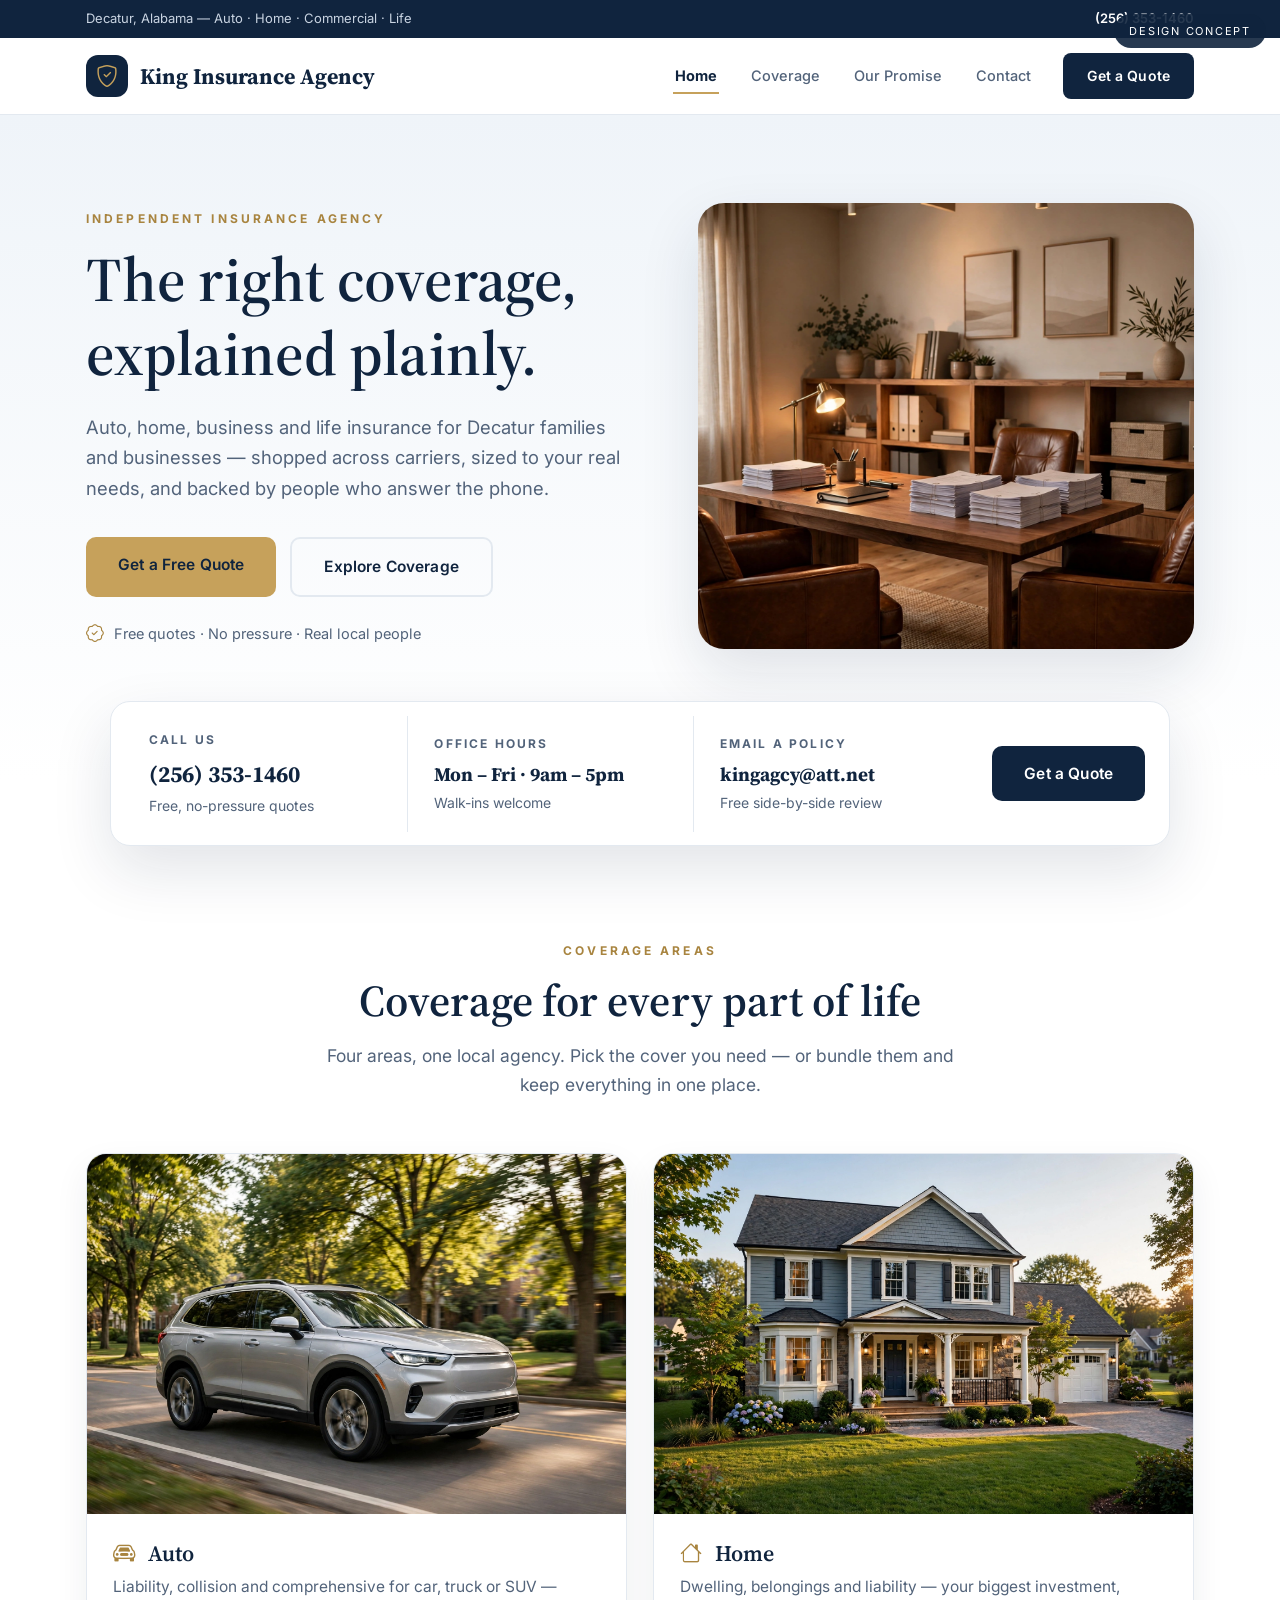
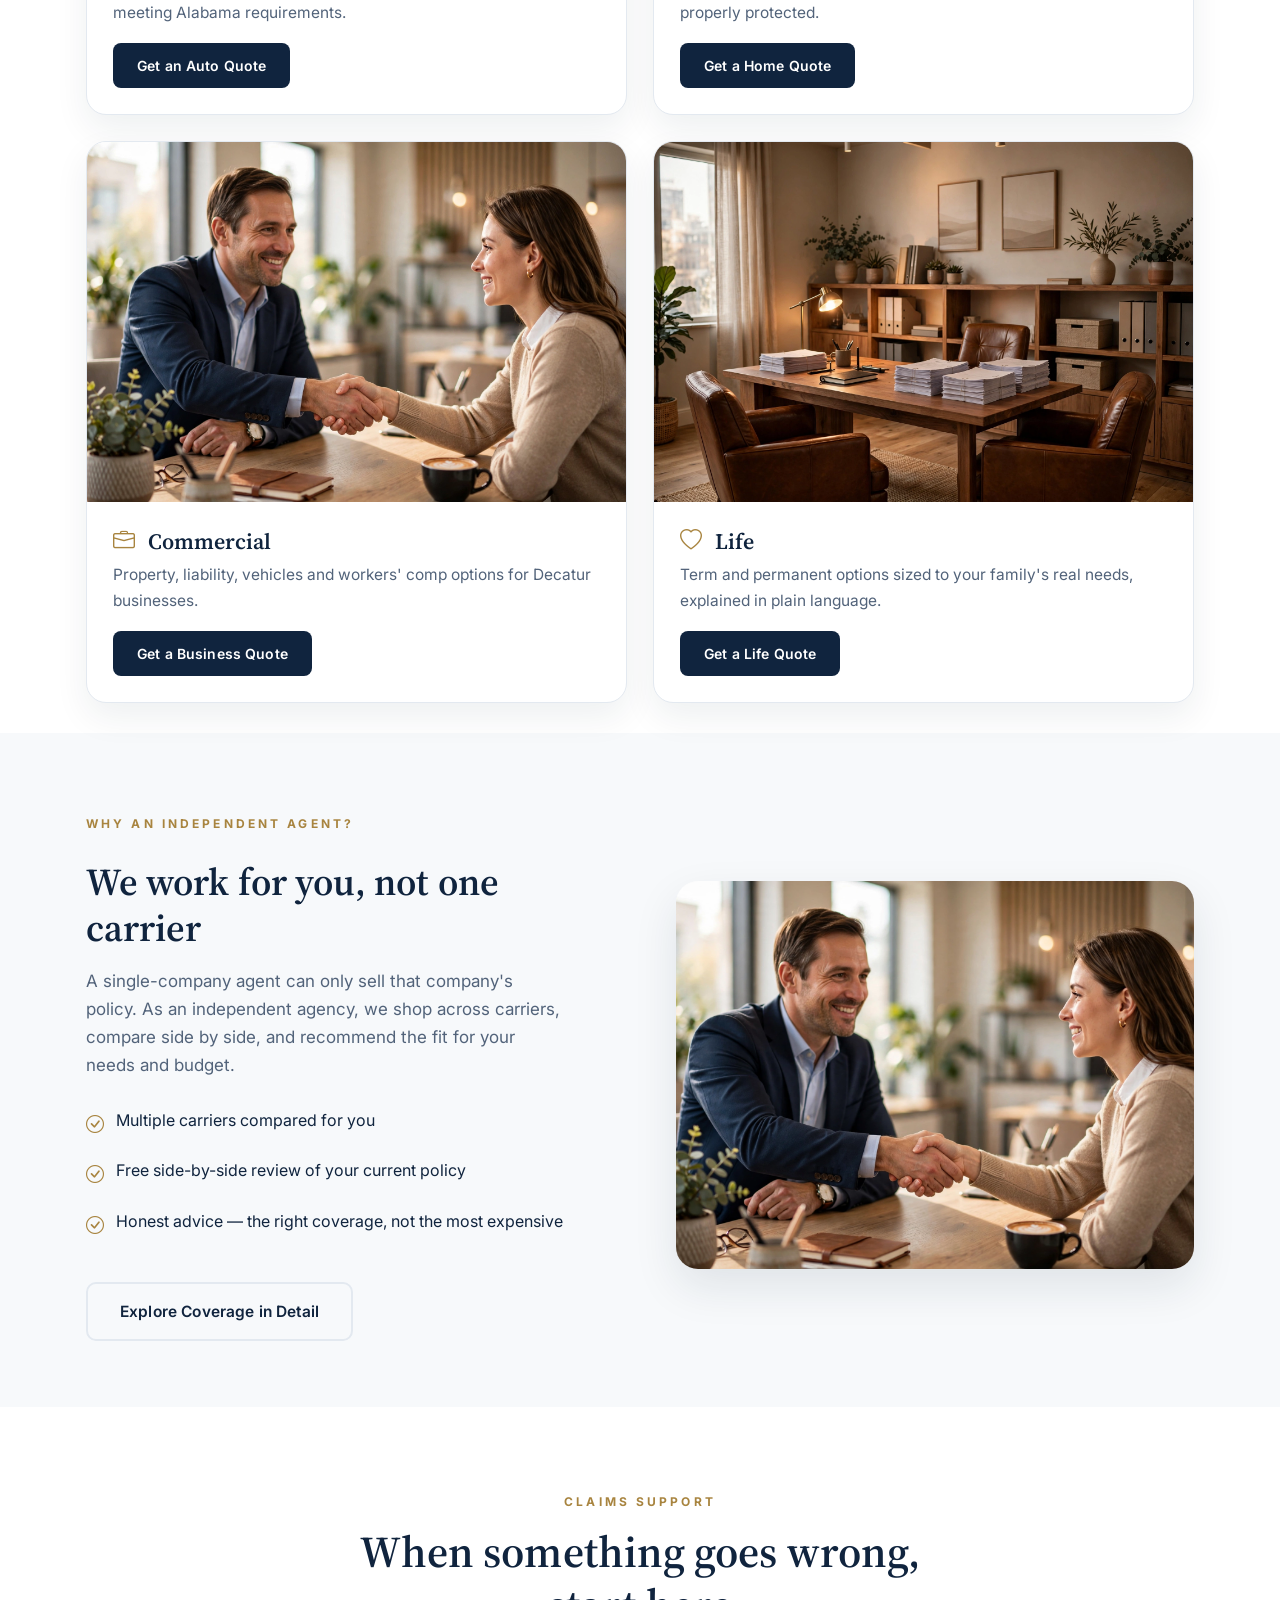
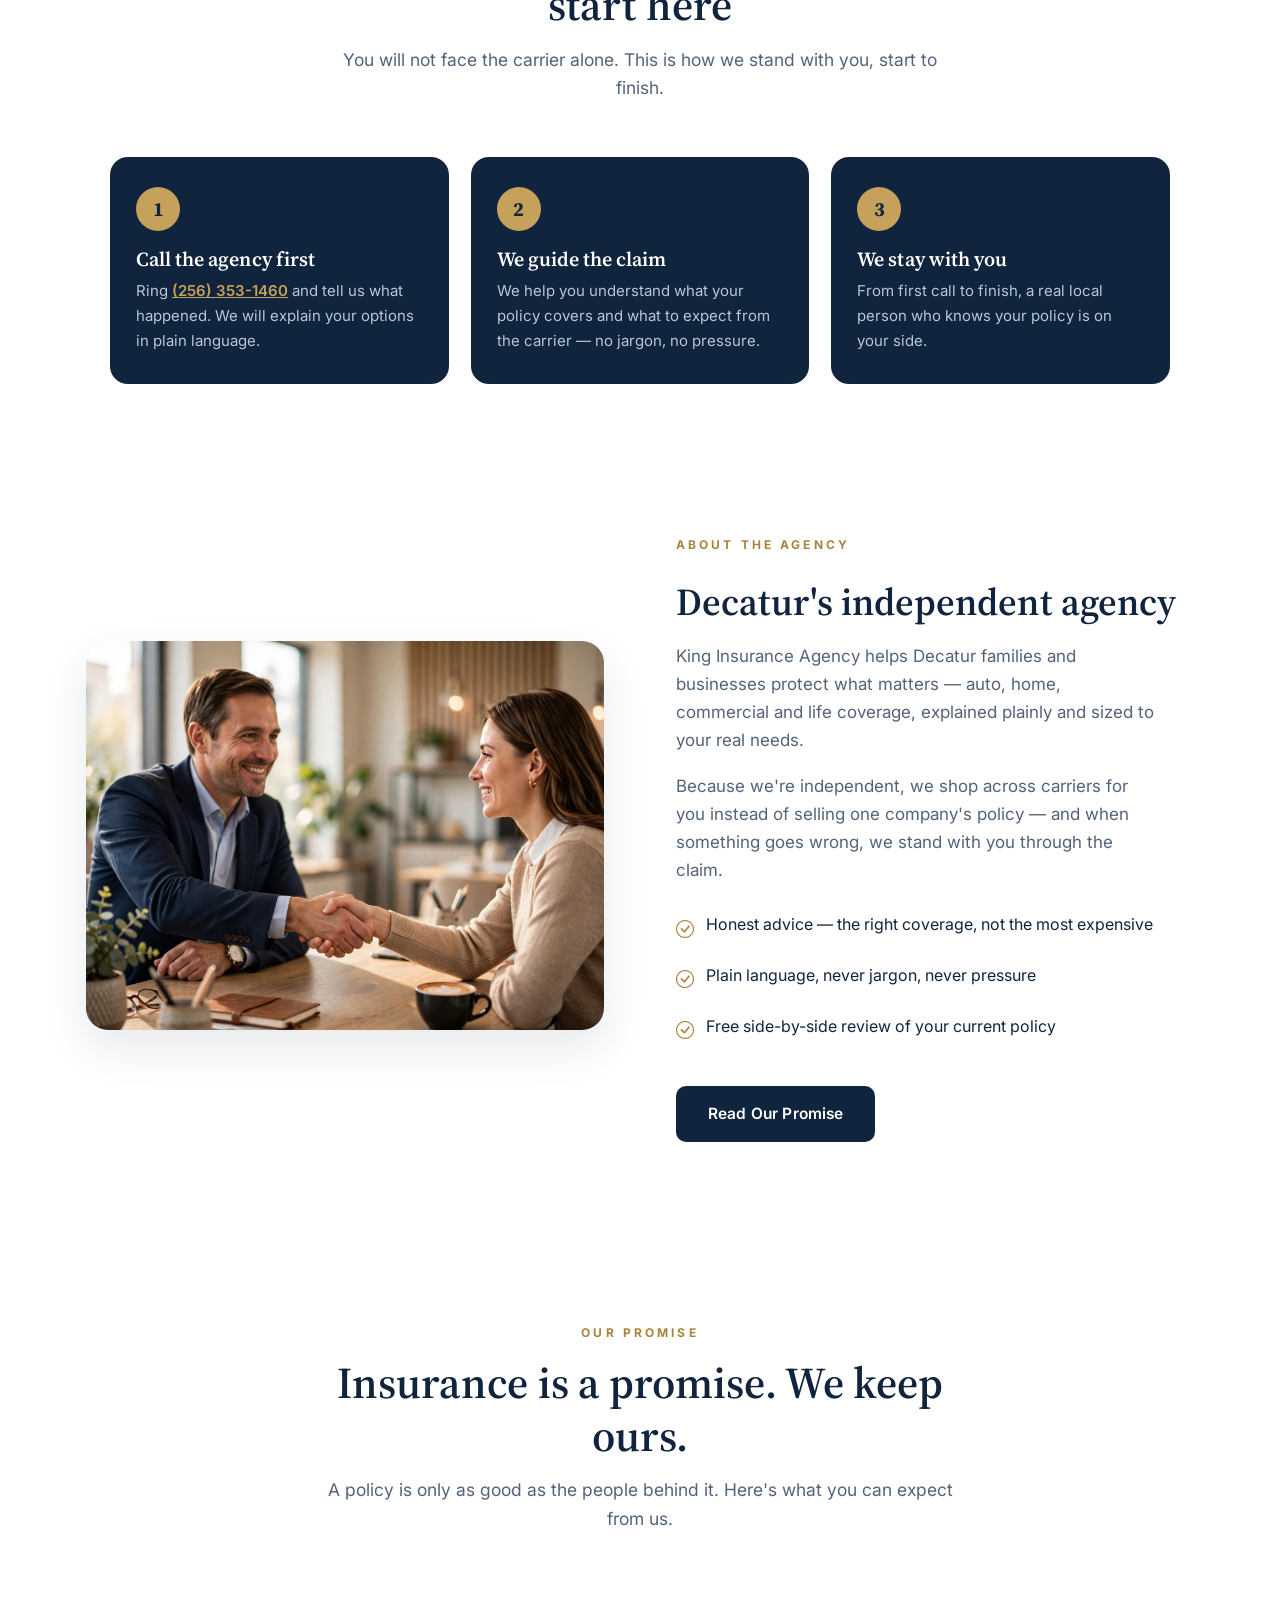
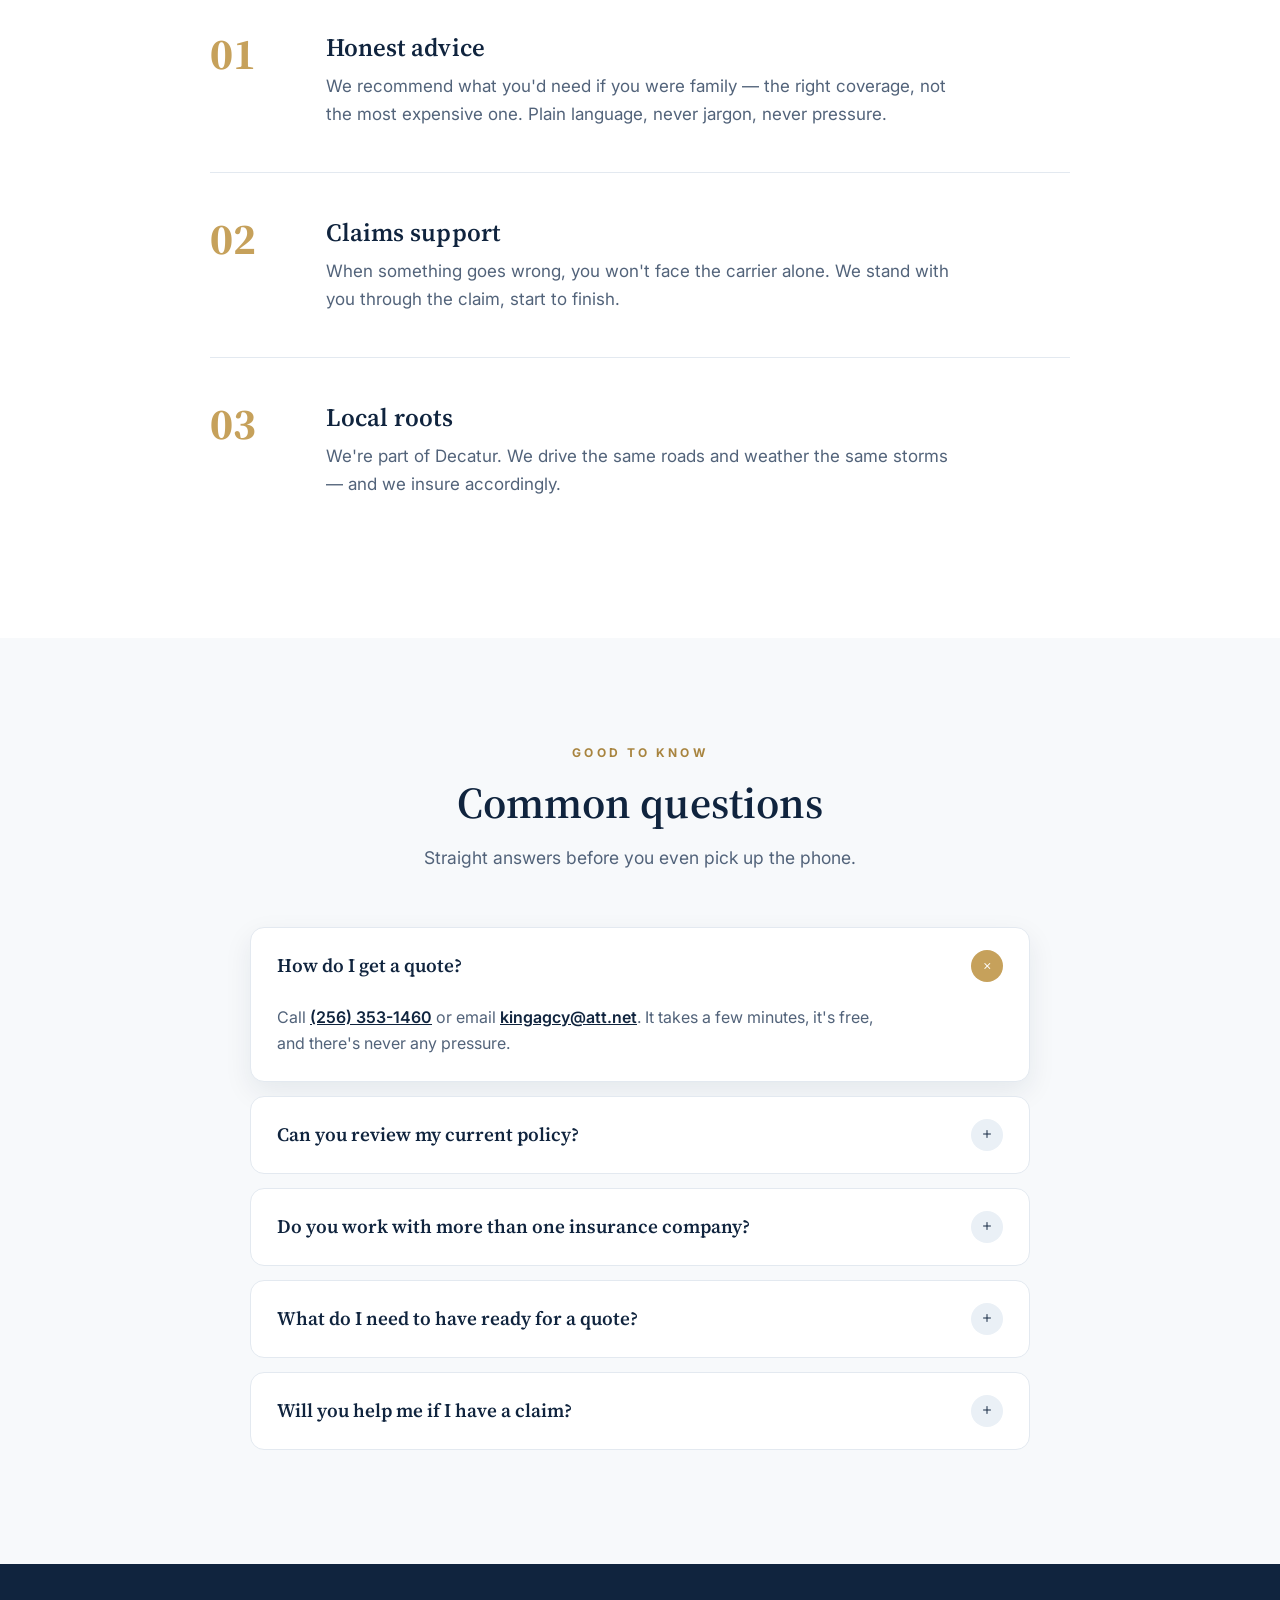
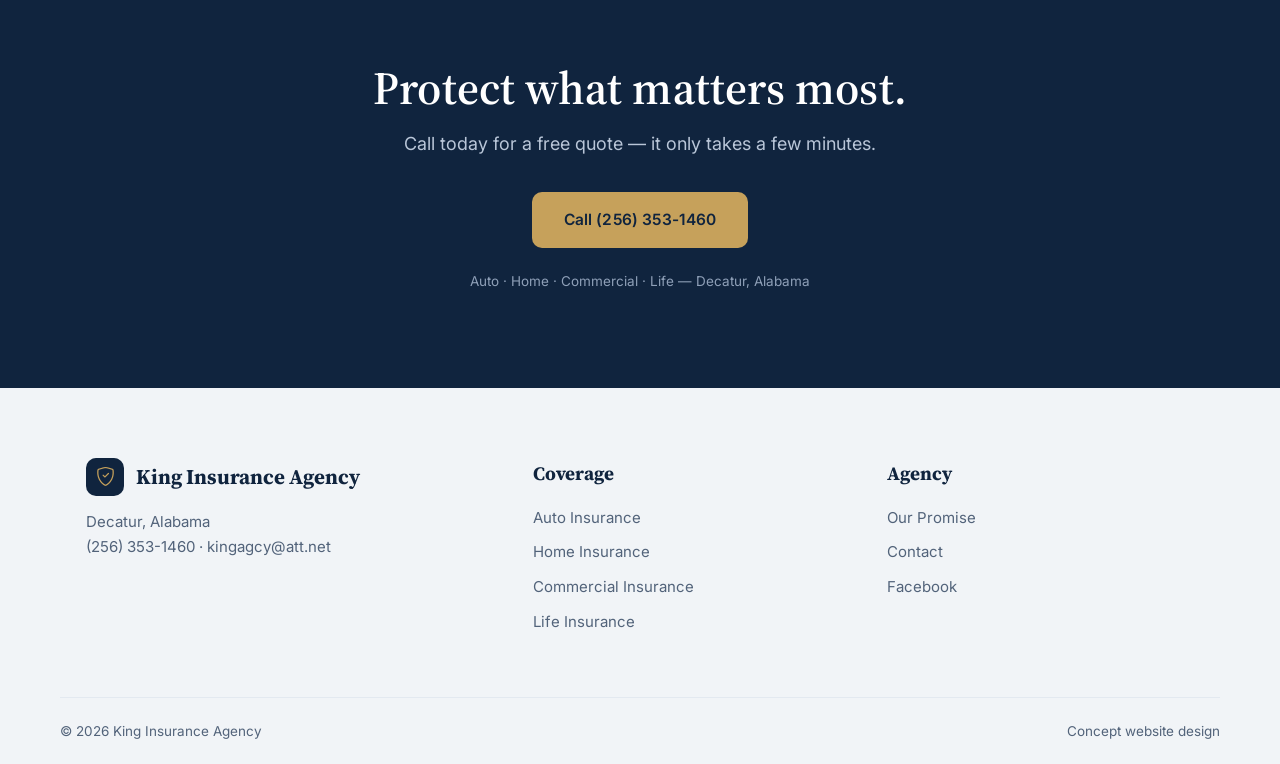
<file: index.html>
<!DOCTYPE html>
<html lang="en">
<head>
<meta charset="UTF-8">
<meta name="viewport" content="width=device-width, initial-scale=1.0">
<title>King Insurance Agency — Auto, Home, Commercial &amp; Life Insurance in Decatur, AL</title>
<meta name="description" content="King Insurance Agency in Decatur, AL — auto, home, commercial and life insurance. Call (256) 353-1460 for a free quote.">
<link rel="preconnect" href="https://fonts.googleapis.com">
<link rel="preconnect" href="https://fonts.gstatic.com" crossorigin>
<link href="https://fonts.googleapis.com/css2?family=Source+Serif+4:opsz,wght@8..60,500;8..60,600;8..60,700&family=Inter:wght@400;500;600;700&display=swap" rel="stylesheet">
<link rel="stylesheet" href="https://cdn.jsdelivr.net/npm/bootstrap-icons@1.11.3/font/bootstrap-icons.min.css">
<link rel="stylesheet" href="styles.css">
</head>
<body>
<div class="concept">Design concept</div>

<div class="topbar">
  <div class="wrap">
    <span>Decatur, Alabama — Auto · Home · Commercial · Life</span>
    <a href="tel:+12563531460">(256) 353-1460</a>
  </div>
</div>

<header class="site">
  <div class="wrap nav">
    <a class="brand" href="index.html"><span class="mark"><i class="bi bi-shield-check"></i></span>King Insurance Agency</a>
    <nav class="nav-links">
      <a class="page active" href="index.html">Home</a>
      <a class="page" href="coverage.html">Coverage</a>
      <a class="page" href="promise.html">Our Promise</a>
      <a class="page" href="contact.html">Contact</a>
      <a class="btn small" href="tel:+12563531460">Get a Quote</a>
    </nav>
    <button class="nav-toggle" type="button" aria-label="Menu" aria-expanded="false"><i class="bi bi-list"></i></button>
  </div>
</header>

<section class="hero-light">
  <div class="wrap hero-grid">
    <div>
      <span class="kicker">Independent Insurance Agency</span>
      <h1>The right coverage, explained plainly.</h1>
      <p class="lede">Auto, home, business and life insurance for Decatur families and businesses — shopped across carriers, sized to your real needs, and backed by people who answer the phone.</p>
      <div class="hero-cta">
        <a class="btn gold" href="tel:+12563531460">Get a Free Quote</a>
        <a class="btn outline" href="coverage.html">Explore Coverage</a>
      </div>
      <div class="hero-note"><i class="bi bi-patch-check"></i> Free quotes · No pressure · Real local people</div>
    </div>
    <div class="hero-photo"><img src="images/hero.webp" alt="King Insurance Agency office"></div>
  </div>
</section>

<div class="wrap">
  <div class="quote-float">
    <div class="qf-item">
      <div class="lbl">Call us</div>
      <a class="val" href="tel:+12563531460">(256) 353-1460</a>
      <div class="sub">Free, no-pressure quotes</div>
    </div>
    <div class="qf-item">
      <div class="lbl">Office hours</div>
      <div class="val" style="font-size:19px">Mon – Fri · 9am – 5pm</div>
      <div class="sub">Walk-ins welcome</div>
    </div>
    <div class="qf-item">
      <div class="lbl">Email a policy</div>
      <a class="val" href="mailto:kingagcy@att.net" style="font-size:19px">kingagcy@att.net</a>
      <div class="sub">Free side-by-side review</div>
    </div>
    <div class="qf-cta"><a class="btn" href="tel:+12563531460">Get a Quote</a></div>
  </div>
</div>

<section class="coverage-grid-sec">
  <div class="wrap">
    <div class="faq-head">
      <span class="kicker">Coverage areas</span>
      <h2>Coverage for every part of life</h2>
      <p>Four areas, one local agency. Pick the cover you need &mdash; or bundle them and keep everything in one place.</p>
    </div>
    <div class="cov-grid">
      <article class="cov-card"><img src="images/car.webp" alt="Car on the road" width="600" height="400"><div class="cov-bd"><h3><i class="bi bi-car-front"></i> Auto</h3><p>Liability, collision and comprehensive for car, truck or SUV &mdash; meeting Alabama requirements.</p><a class="btn small" href="tel:+12563531460">Get an Auto Quote</a></div></article>
      <article class="cov-card"><img src="images/home.webp" alt="A protected home" width="600" height="400"><div class="cov-bd"><h3><i class="bi bi-house"></i> Home</h3><p>Dwelling, belongings and liability &mdash; your biggest investment, properly protected.</p><a class="btn small" href="tel:+12563531460">Get a Home Quote</a></div></article>
      <article class="cov-card"><img src="images/consult.webp" alt="A real conversation" width="600" height="400"><div class="cov-bd"><h3><i class="bi bi-briefcase"></i> Commercial</h3><p>Property, liability, vehicles and workers' comp options for Decatur businesses.</p><a class="btn small" href="tel:+12563531460">Get a Business Quote</a></div></article>
      <article class="cov-card"><img src="images/hero.webp" alt="The agency office" width="600" height="400"><div class="cov-bd"><h3><i class="bi bi-heart"></i> Life</h3><p>Term and permanent options sized to your family's real needs, explained in plain language.</p><a class="btn small" href="tel:+12563531460">Get a Life Quote</a></div></article>
    </div>
  </div>
</section>

<section class="independent-sec">
  <div class="wrap">
    <div class="band" style="border-top:none">
      <div class="band-txt">
        <span class="kicker">Why an independent agent?</span>
        <h2>We work for you, not one carrier</h2>
        <p>A single-company agent can only sell that company's policy. As an independent agency, we shop across carriers, compare side by side, and recommend the fit for your needs and budget.</p>
        <ul class="checks">
          <li><i class="bi bi-check-circle"></i>Multiple carriers compared for you</li>
          <li><i class="bi bi-check-circle"></i>Free side-by-side review of your current policy</li>
          <li><i class="bi bi-check-circle"></i>Honest advice &mdash; the right coverage, not the most expensive</li>
        </ul>
        <a class="btn outline" href="coverage.html">Explore Coverage in Detail</a>
      </div>
      <div class="band-img"><img src="images/consult.webp" alt="A real conversation at King Insurance Agency"></div>
    </div>
  </div>
</section>

<section class="claims-sec">
  <div class="wrap">
    <div class="faq-head">
      <span class="kicker">Claims support</span>
      <h2>When something goes wrong, start here</h2>
      <p>You will not face the carrier alone. This is how we stand with you, start to finish.</p>
    </div>
    <div class="claims-grid">
      <div class="claim-step"><span class="claim-num">1</span><h3>Call the agency first</h3><p>Ring <a href="tel:+12563531460">(256) 353-1460</a> and tell us what happened. We will explain your options in plain language.</p></div>
      <div class="claim-step"><span class="claim-num">2</span><h3>We guide the claim</h3><p>We help you understand what your policy covers and what to expect from the carrier &mdash; no jargon, no pressure.</p></div>
      <div class="claim-step"><span class="claim-num">3</span><h3>We stay with you</h3><p>From first call to finish, a real local person who knows your policy is on your side.</p></div>
    </div>
  </div>
</section>

<section class="bands" style="padding-top:0">
  <div class="wrap">
    <div class="band">
      <div class="band-img"><img src="images/consult.webp" alt="A real conversation at King Insurance Agency"></div>
      <div class="band-txt">
        <span class="kicker">About the agency</span>
        <h2>Decatur's independent agency</h2>
        <p>King Insurance Agency helps Decatur families and businesses protect what matters — auto, home, commercial and life coverage, explained plainly and sized to your real needs.</p>
        <p>Because we're independent, we shop across carriers for you instead of selling one company's policy — and when something goes wrong, we stand with you through the claim.</p>
        <ul class="checks">
          <li><i class="bi bi-check-circle"></i>Honest advice — the right coverage, not the most expensive</li>
          <li><i class="bi bi-check-circle"></i>Plain language, never jargon, never pressure</li>
          <li><i class="bi bi-check-circle"></i>Free side-by-side review of your current policy</li>
        </ul>
        <a class="btn" href="promise.html">Read Our Promise</a>
      </div>
    </div>
  </div>
</section>

<section class="values" style="padding-top:10px">
  <div class="wrap">
    <div class="faq-head">
      <span class="kicker">Our promise</span>
      <h2>Insurance is a promise. We keep ours.</h2>
      <p>A policy is only as good as the people behind it. Here's what you can expect from us.</p>
    </div>
    <div class="value-row"><div class="value-num">01</div><div><h3>Honest advice</h3><p>We recommend what you'd need if you were family — the right coverage, not the most expensive one. Plain language, never jargon, never pressure.</p></div></div>
    <div class="value-row"><div class="value-num">02</div><div><h3>Claims support</h3><p>When something goes wrong, you won't face the carrier alone. We stand with you through the claim, start to finish.</p></div></div>
    <div class="value-row"><div class="value-num">03</div><div><h3>Local roots</h3><p>We're part of Decatur. We drive the same roads and weather the same storms — and we insure accordingly.</p></div></div>
  </div>
</section>

<section class="faq">
  <div class="wrap">
    <div class="faq-head">
      <span class="kicker">Good to know</span>
      <h2>Common questions</h2>
      <p>Straight answers before you even pick up the phone.</p>
    </div>
    <div class="faq-list">
      <details open>
        <summary>How do I get a quote?<span class="pm"><i class="bi bi-plus"></i></span></summary>
        <div class="answer">Call <a href="tel:+12563531460" style="font-weight:600;color:var(--navy)">(256) 353-1460</a> or email <a href="mailto:kingagcy@att.net" style="font-weight:600;color:var(--navy)">kingagcy@att.net</a>. It takes a few minutes, it's free, and there's never any pressure.</div>
      </details>
      <details>
        <summary>Can you review my current policy?<span class="pm"><i class="bi bi-plus"></i></span></summary>
        <div class="answer">Yes — send your current policy to kingagcy@att.net and we'll do a free side-by-side review, flagging gaps and overpriced coverage.</div>
      </details>
      <details>
        <summary>Do you work with more than one insurance company?<span class="pm"><i class="bi bi-plus"></i></span></summary>
        <div class="answer">We're an independent agency, so we shop multiple carriers for you and recommend the right coverage — not just the most expensive one.</div>
      </details>
      <details>
        <summary>What do I need to have ready for a quote?<span class="pm"><i class="bi bi-plus"></i></span></summary>
        <div class="answer">Just the basics: for auto, your drivers and vehicles; for home, your address and the home's age. We'll walk you through the rest on the call.</div>
      </details>
      <details>
        <summary>Will you help me if I have a claim?<span class="pm"><i class="bi bi-plus"></i></span></summary>
        <div class="answer">Absolutely. When something goes wrong you won't face the carrier alone — we stand with you through the claim, start to finish.</div>
      </details>
    </div>
  </div>
</section>

<div class="quote-band">
  <h2>Protect what matters most.</h2>
  <p>Call today for a free quote — it only takes a few minutes.</p>
  <a class="btn gold" href="tel:+12563531460">Call (256) 353-1460</a>
  <div class="fine">Auto · Home · Commercial · Life — Decatur, Alabama</div>
</div>

<footer class="calm">
  <div class="wrap foot-grid">
    <div>
      <div class="foot-brand"><span class="mark"><i class="bi bi-shield-check"></i></span>King Insurance Agency</div>
      <p>Decatur, Alabama<br><a href="tel:+12563531460">(256) 353-1460</a> · <a href="mailto:kingagcy@att.net">kingagcy@att.net</a></p>
    </div>
    <div>
      <h4>Coverage</h4>
      <ul>
        <li><a href="coverage.html#auto">Auto Insurance</a></li>
        <li><a href="coverage.html#home">Home Insurance</a></li>
        <li><a href="coverage.html#commercial">Commercial Insurance</a></li>
        <li><a href="coverage.html#life">Life Insurance</a></li>
      </ul>
    </div>
    <div>
      <h4>Agency</h4>
      <ul>
        <li><a href="promise.html">Our Promise</a></li>
        <li><a href="contact.html">Contact</a></li>
        <li><a href="https://www.facebook.com/pages/King-Insurance-Agency/169579069722608" target="_blank" rel="noopener">Facebook</a></li>
      </ul>
    </div>
  </div>
  <div class="wrap foot-base">
    <span>© 2026 King Insurance Agency</span>
    <span>Concept website design</span>
  </div>
</footer>
<script>
(function(){var b=document.querySelector('.nav-toggle'),n=document.querySelector('header.site .nav');if(!b||!n)return;b.addEventListener('click',function(){var o=n.classList.toggle('open');b.setAttribute('aria-expanded',o?'true':'false');});})();
</script>
</body>
</html>
</file>
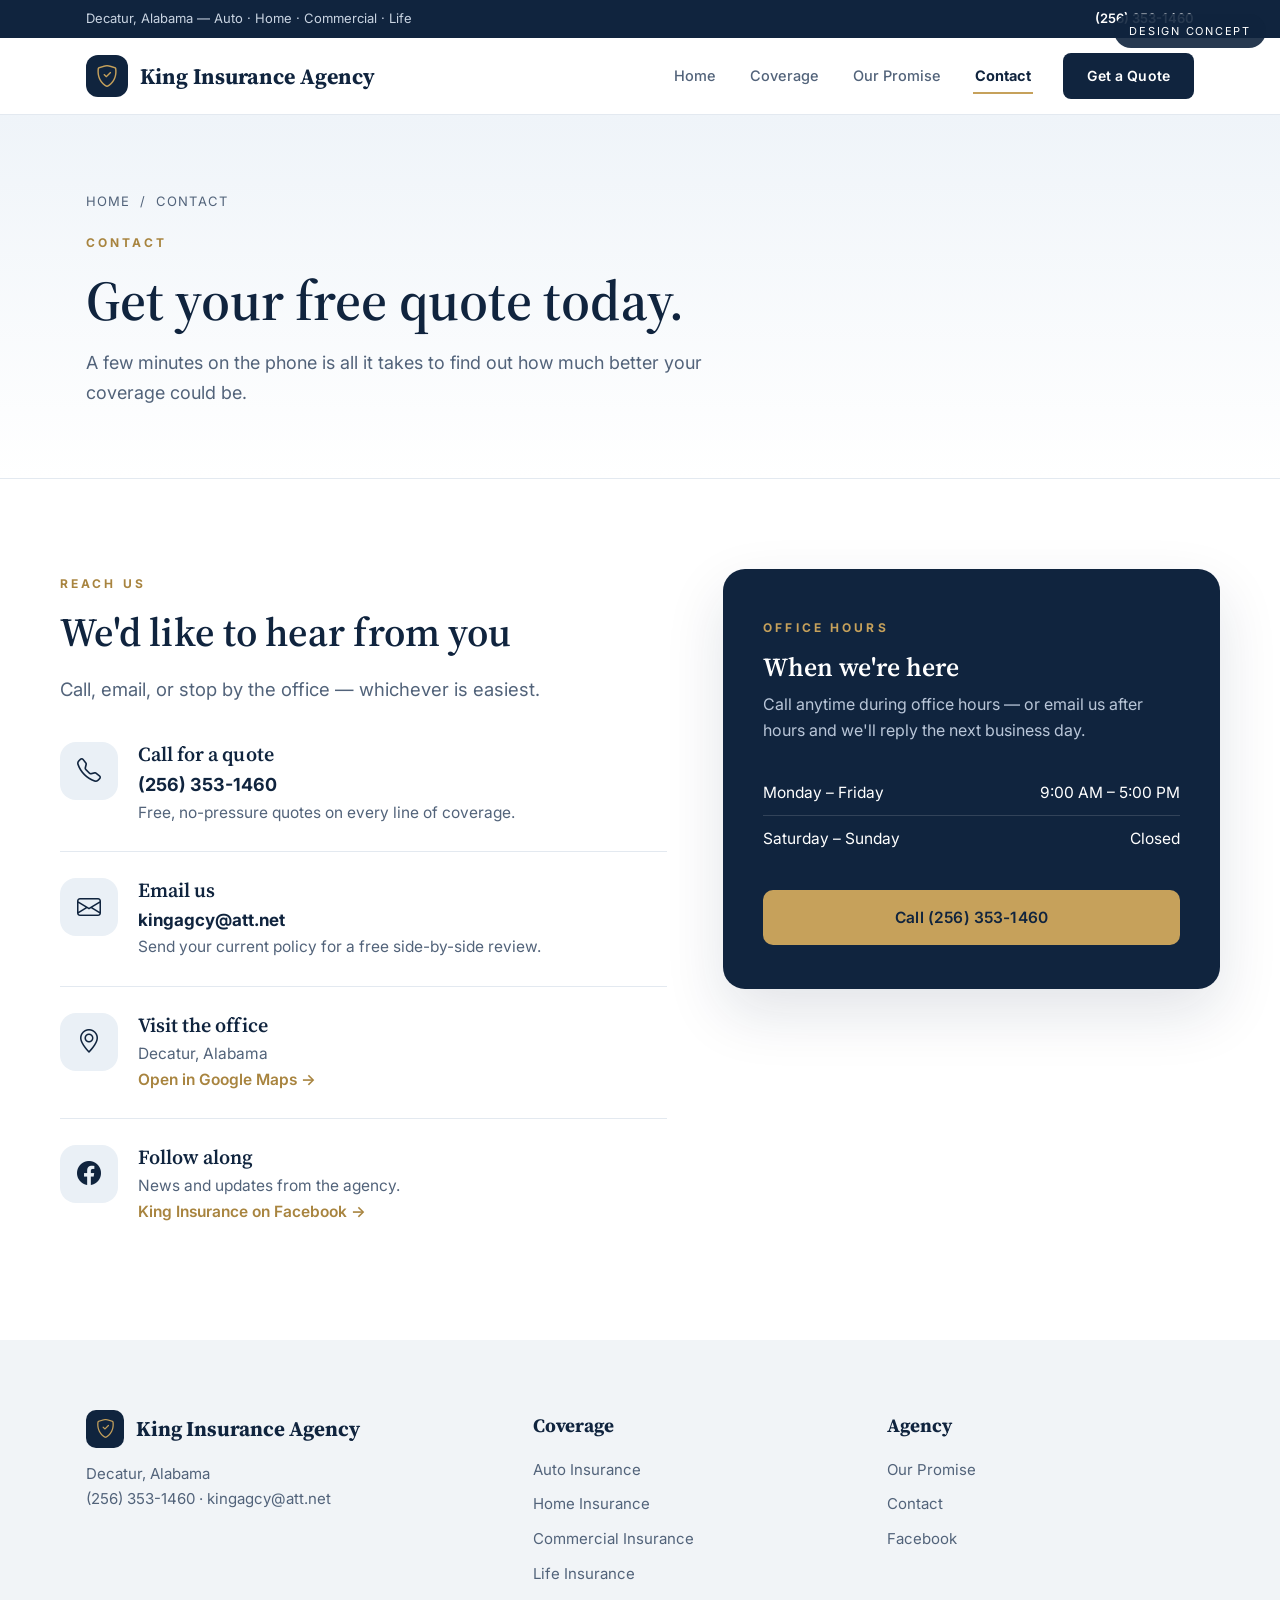
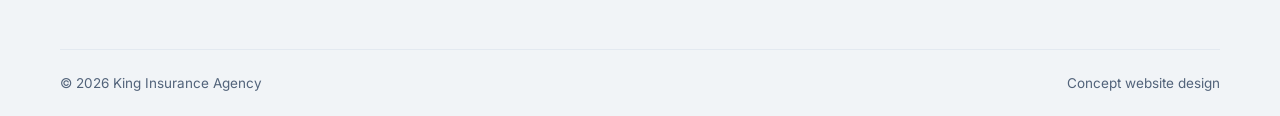
<file: contact.html>
<!DOCTYPE html>
<html lang="en">
<head>
<meta charset="UTF-8">
<meta name="viewport" content="width=device-width, initial-scale=1.0">
<title>Contact — King Insurance Agency, Decatur AL</title>
<meta name="description" content="Contact King Insurance Agency in Decatur, AL. Call (256) 353-1460 for a free insurance quote.">
<link rel="preconnect" href="https://fonts.googleapis.com">
<link rel="preconnect" href="https://fonts.gstatic.com" crossorigin>
<link href="https://fonts.googleapis.com/css2?family=Source+Serif+4:opsz,wght@8..60,500;8..60,600;8..60,700&family=Inter:wght@400;500;600;700&display=swap" rel="stylesheet">
<link rel="stylesheet" href="https://cdn.jsdelivr.net/npm/bootstrap-icons@1.11.3/font/bootstrap-icons.min.css">
<link rel="stylesheet" href="styles.css">
</head>
<body>
<div class="concept">Design concept</div>

<div class="topbar">
  <div class="wrap">
    <span>Decatur, Alabama — Auto · Home · Commercial · Life</span>
    <a href="tel:+12563531460">(256) 353-1460</a>
  </div>
</div>

<header class="site">
  <div class="wrap nav">
    <a class="brand" href="index.html"><span class="mark"><i class="bi bi-shield-check"></i></span>King Insurance Agency</a>
    <nav class="nav-links">
      <a class="page" href="index.html">Home</a>
      <a class="page" href="coverage.html">Coverage</a>
      <a class="page" href="promise.html">Our Promise</a>
      <a class="page active" href="contact.html">Contact</a>
      <a class="btn small" href="tel:+12563531460">Get a Quote</a>
    </nav>
    <button class="nav-toggle" type="button" aria-label="Menu" aria-expanded="false"><i class="bi bi-list"></i></button>
  </div>
</header>

<div class="page-intro">
  <div class="wrap">
    <div class="crumbs"><a href="index.html">Home</a> &nbsp;/&nbsp; Contact</div>
    <span class="kicker">Contact</span>
    <h1>Get your free quote today.</h1>
    <p class="lede">A few minutes on the phone is all it takes to find out how much better your coverage could be.</p>
  </div>
</div>

<div class="wrap contact-grid">
  <div>
    <span class="kicker">Reach us</span>
    <h2>We'd like to hear from you</h2>
    <p class="lede" style="margin-bottom:12px">Call, email, or stop by the office — whichever is easiest.</p>

    <div class="method">
      <div class="ring"><i class="bi bi-telephone"></i></div>
      <div>
        <h3>Call for a quote</h3>
        <p><a class="strong" href="tel:+12563531460">(256) 353-1460</a></p>
        <p>Free, no-pressure quotes on every line of coverage.</p>
      </div>
    </div>

    <div class="method">
      <div class="ring"><i class="bi bi-envelope"></i></div>
      <div>
        <h3>Email us</h3>
        <p><a class="strong" href="mailto:kingagcy@att.net" style="font-size:17px">kingagcy@att.net</a></p>
        <p>Send your current policy for a free side-by-side review.</p>
      </div>
    </div>

    <div class="method">
      <div class="ring"><i class="bi bi-geo-alt"></i></div>
      <div>
        <h3>Visit the office</h3>
        <p>Decatur, Alabama</p>
        <p><a href="https://www.google.com/maps/search/?api=1&query=King+Insurance+Agency+Decatur+AL" target="_blank" rel="noopener" style="color:var(--gold-deep);font-weight:600;text-decoration:none">Open in Google Maps →</a></p>
      </div>
    </div>

    <div class="method">
      <div class="ring"><i class="bi bi-facebook"></i></div>
      <div>
        <h3>Follow along</h3>
        <p>News and updates from the agency.</p>
        <p><a href="https://www.facebook.com/pages/King-Insurance-Agency/169579069722608" target="_blank" rel="noopener" style="color:var(--gold-deep);font-weight:600;text-decoration:none">King Insurance on Facebook →</a></p>
      </div>
    </div>
  </div>

  <aside class="side-card">
    <span class="kicker" style="color:var(--gold)">Office hours</span>
    <h3>When we're here</h3>
    <p>Call anytime during office hours — or email us after hours and we'll reply the next business day.</p>
    <div class="hours">
      <div><span>Monday – Friday</span><span>9:00 AM – 5:00 PM</span></div>
      <div><span>Saturday – Sunday</span><span>Closed</span></div>
    </div>
    <a class="btn gold" href="tel:+12563531460">Call (256) 353-1460</a>
  </aside>
</div>

<footer class="calm">
  <div class="wrap foot-grid">
    <div>
      <div class="foot-brand"><span class="mark"><i class="bi bi-shield-check"></i></span>King Insurance Agency</div>
      <p>Decatur, Alabama<br><a href="tel:+12563531460">(256) 353-1460</a> · <a href="mailto:kingagcy@att.net">kingagcy@att.net</a></p>
    </div>
    <div>
      <h4>Coverage</h4>
      <ul>
        <li><a href="coverage.html#auto">Auto Insurance</a></li>
        <li><a href="coverage.html#home">Home Insurance</a></li>
        <li><a href="coverage.html#commercial">Commercial Insurance</a></li>
        <li><a href="coverage.html#life">Life Insurance</a></li>
      </ul>
    </div>
    <div>
      <h4>Agency</h4>
      <ul>
        <li><a href="promise.html">Our Promise</a></li>
        <li><a href="contact.html">Contact</a></li>
        <li><a href="https://www.facebook.com/pages/King-Insurance-Agency/169579069722608" target="_blank" rel="noopener">Facebook</a></li>
      </ul>
    </div>
  </div>
  <div class="wrap foot-base">
    <span>© 2026 King Insurance Agency</span>
    <span>Concept website design</span>
  </div>
</footer>
<script>
(function(){var b=document.querySelector('.nav-toggle'),n=document.querySelector('header.site .nav');if(!b||!n)return;b.addEventListener('click',function(){var o=n.classList.toggle('open');b.setAttribute('aria-expanded',o?'true':'false');});})();
</script>
</body>
</html>
</file>
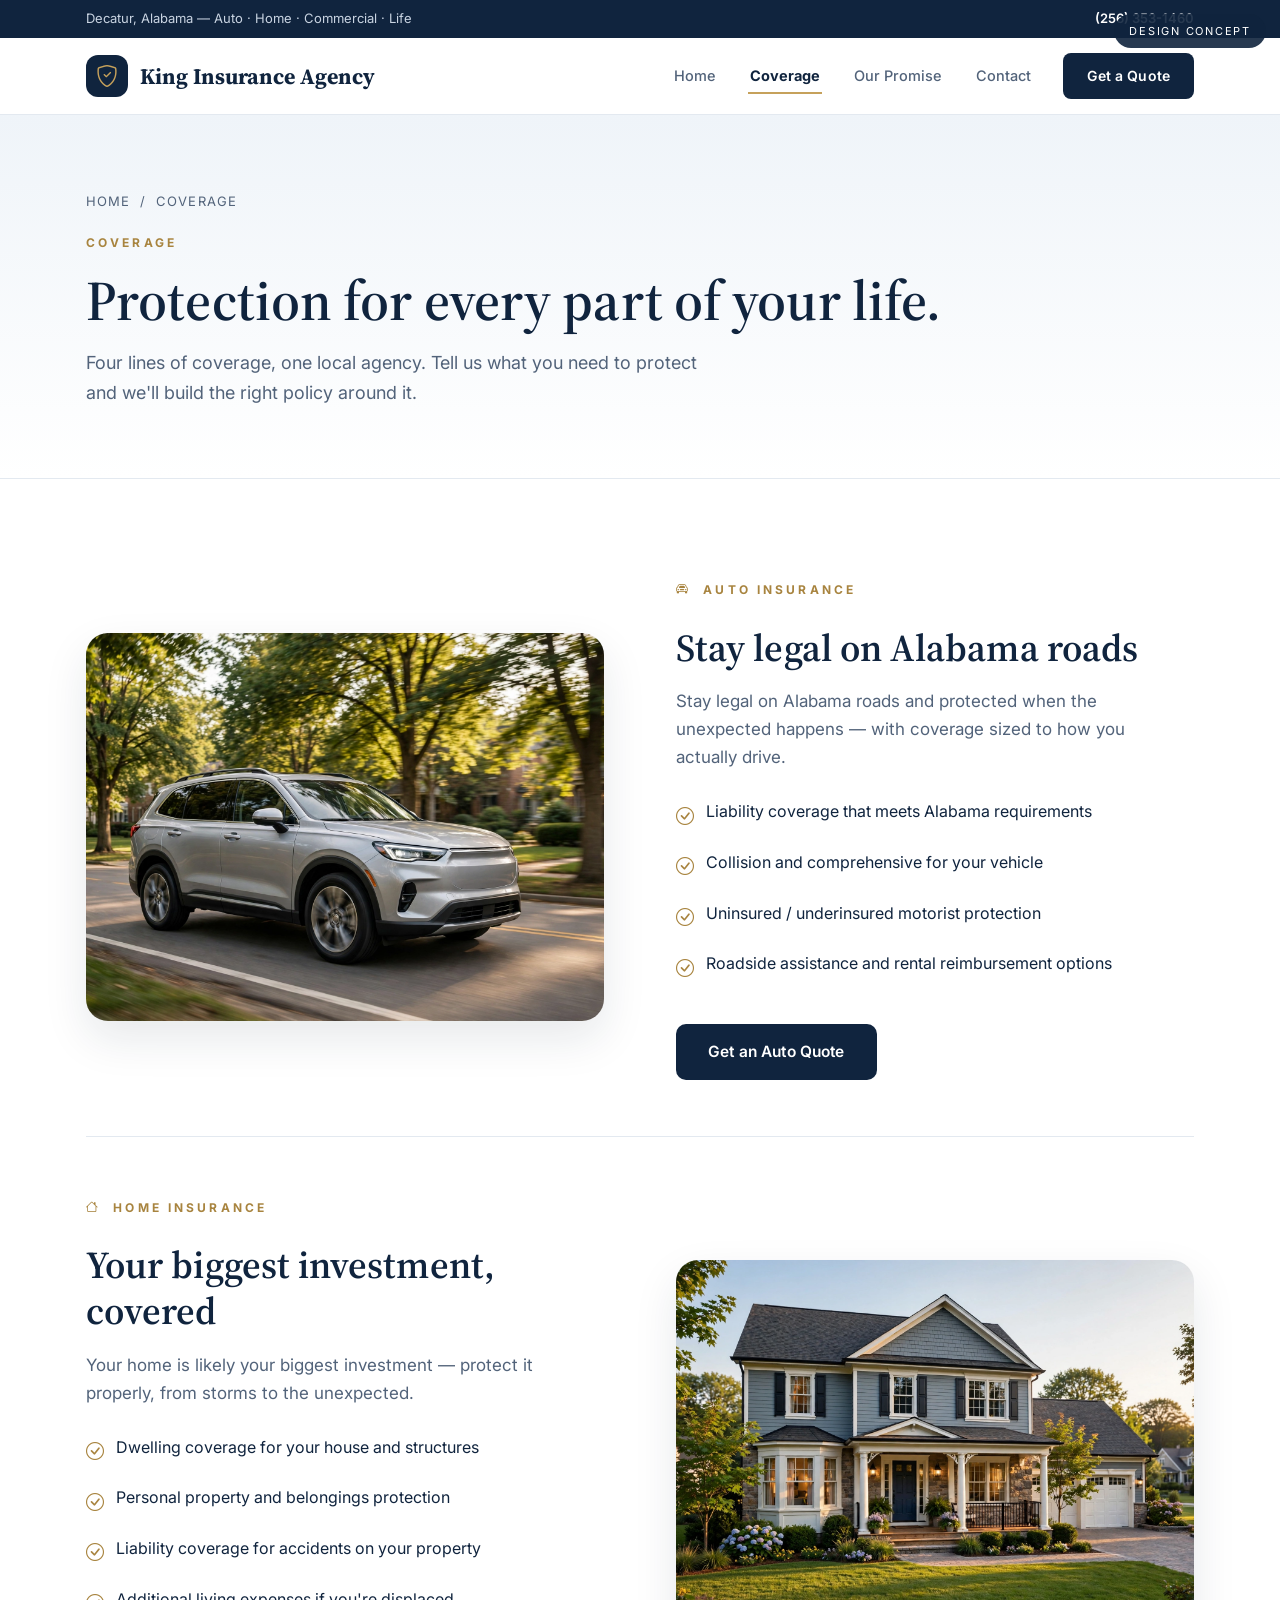
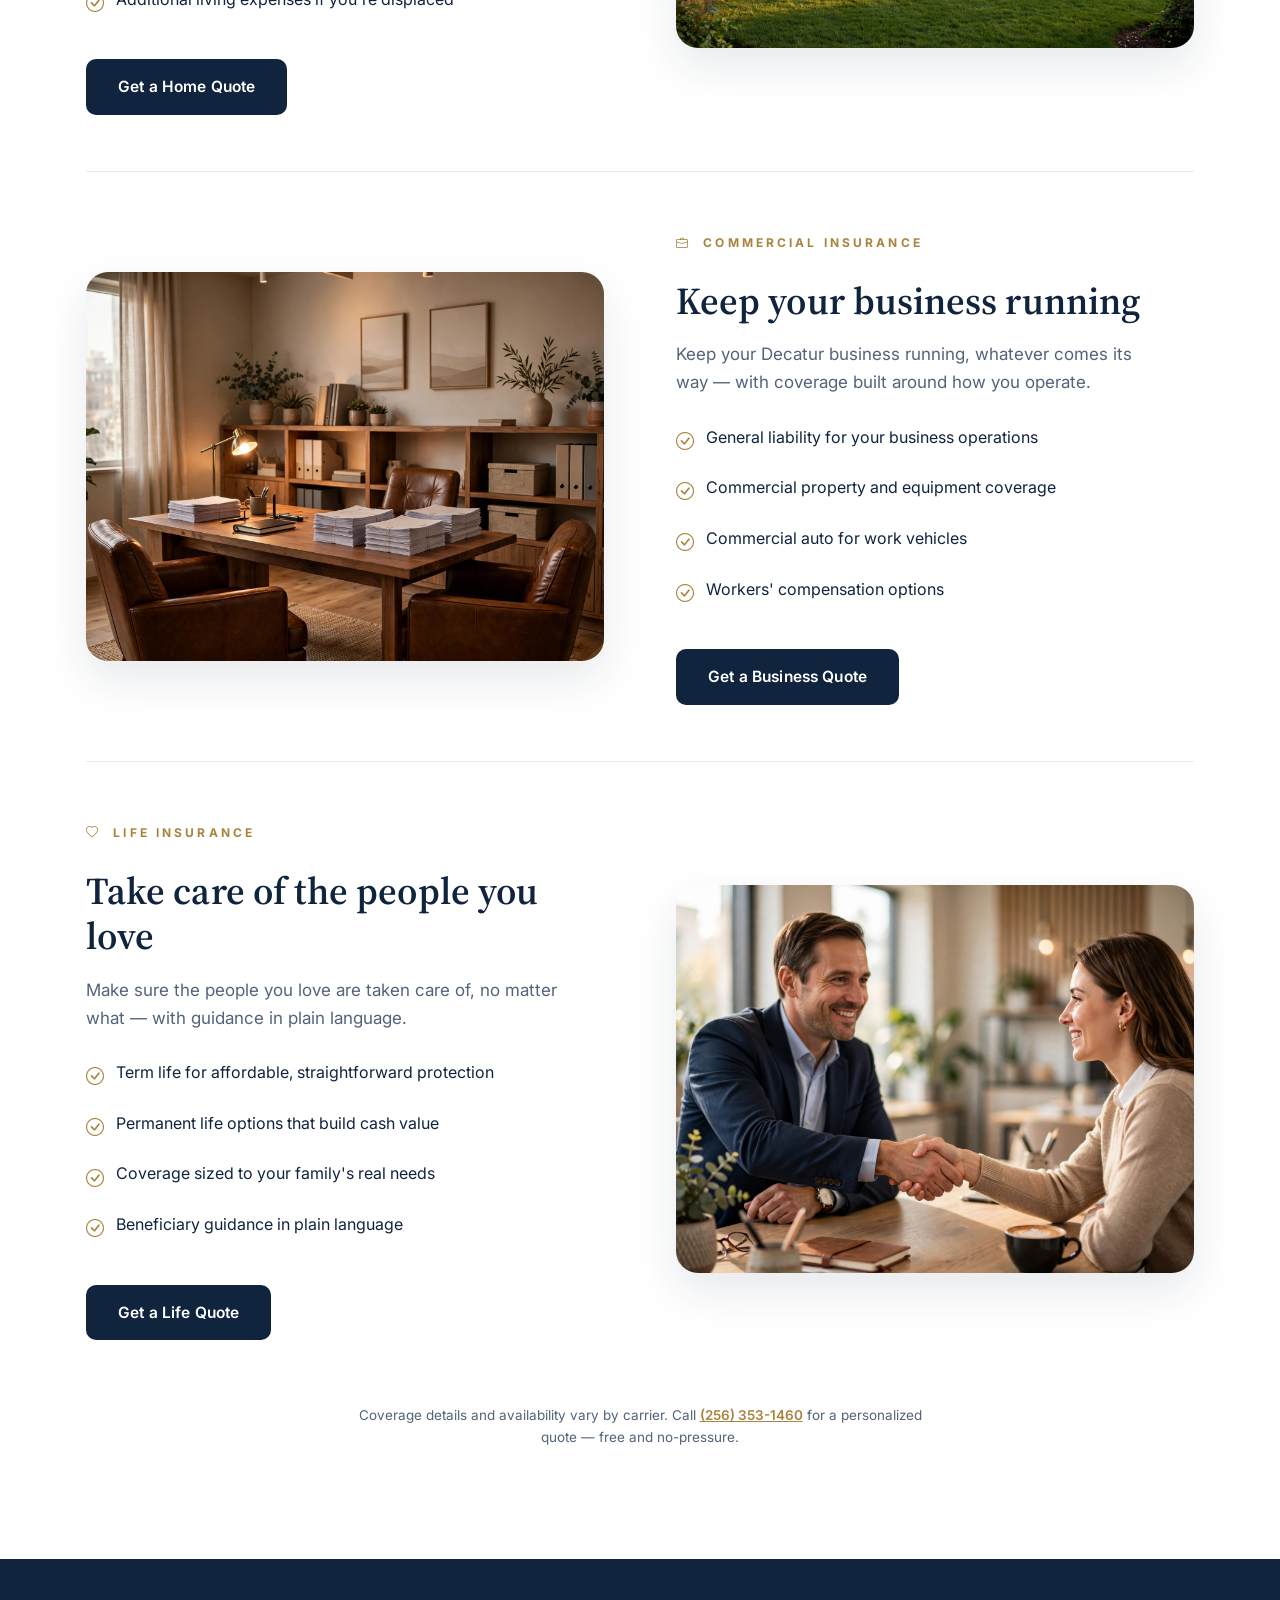
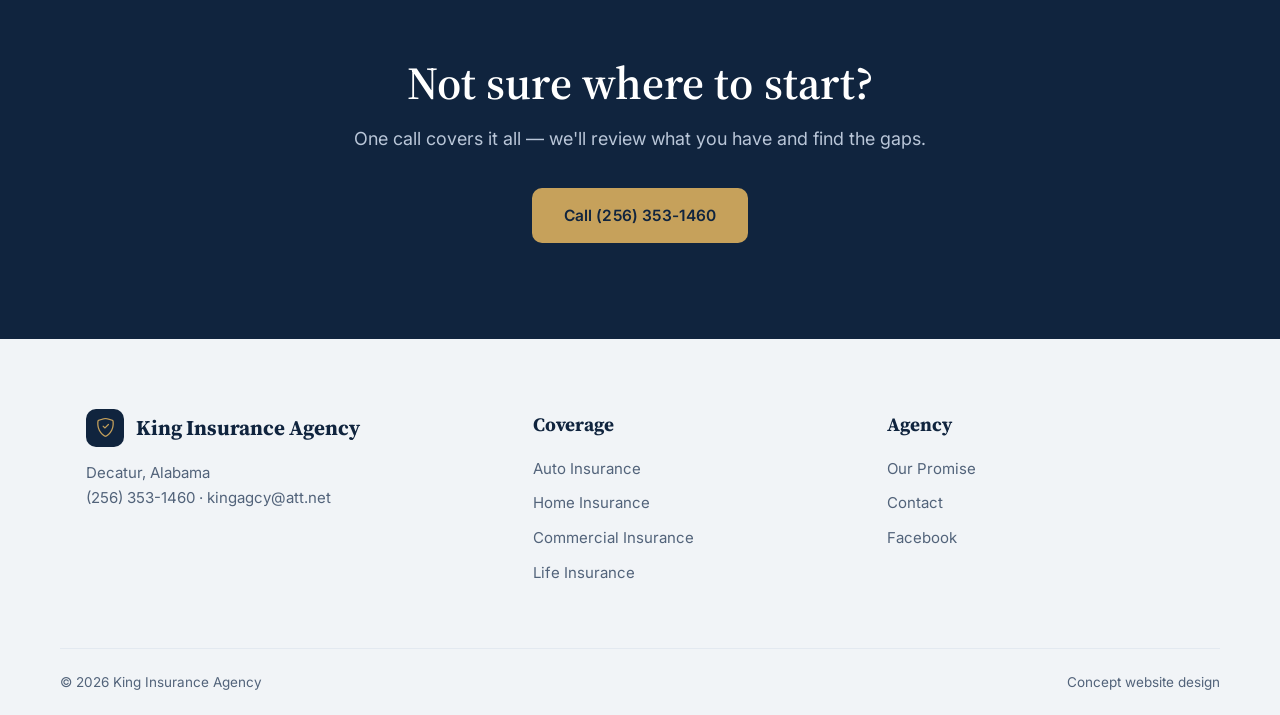
<file: coverage.html>
<!DOCTYPE html>
<html lang="en">
<head>
<meta charset="UTF-8">
<meta name="viewport" content="width=device-width, initial-scale=1.0">
<title>Coverage — King Insurance Agency, Decatur AL</title>
<meta name="description" content="Auto, home, commercial and life insurance coverage from King Insurance Agency in Decatur, AL. Call (256) 353-1460 for a free quote.">
<link rel="preconnect" href="https://fonts.googleapis.com">
<link rel="preconnect" href="https://fonts.gstatic.com" crossorigin>
<link href="https://fonts.googleapis.com/css2?family=Source+Serif+4:opsz,wght@8..60,500;8..60,600;8..60,700&family=Inter:wght@400;500;600;700&display=swap" rel="stylesheet">
<link rel="stylesheet" href="https://cdn.jsdelivr.net/npm/bootstrap-icons@1.11.3/font/bootstrap-icons.min.css">
<link rel="stylesheet" href="styles.css">
</head>
<body>
<div class="concept">Design concept</div>

<div class="topbar">
  <div class="wrap">
    <span>Decatur, Alabama — Auto · Home · Commercial · Life</span>
    <a href="tel:+12563531460">(256) 353-1460</a>
  </div>
</div>

<header class="site">
  <div class="wrap nav">
    <a class="brand" href="index.html"><span class="mark"><i class="bi bi-shield-check"></i></span>King Insurance Agency</a>
    <nav class="nav-links">
      <a class="page" href="index.html">Home</a>
      <a class="page active" href="coverage.html">Coverage</a>
      <a class="page" href="promise.html">Our Promise</a>
      <a class="page" href="contact.html">Contact</a>
      <a class="btn small" href="tel:+12563531460">Get a Quote</a>
    </nav>
    <button class="nav-toggle" type="button" aria-label="Menu" aria-expanded="false"><i class="bi bi-list"></i></button>
  </div>
</header>

<div class="page-intro">
  <div class="wrap">
    <div class="crumbs"><a href="index.html">Home</a> &nbsp;/&nbsp; Coverage</div>
    <span class="kicker">Coverage</span>
    <h1>Protection for every part of your life.</h1>
    <p class="lede">Four lines of coverage, one local agency. Tell us what you need to protect and we'll build the right policy around it.</p>
  </div>
</div>

<section class="bands">
  <div class="wrap">

    <div class="band" id="auto">
      <div class="band-img"><img src="images/car.webp" alt="Car on the road"></div>
      <div class="band-txt">
        <span class="kicker"><i class="bi bi-car-front"></i> &nbsp;Auto Insurance</span>
        <h2>Stay legal on Alabama roads</h2>
        <p>Stay legal on Alabama roads and protected when the unexpected happens — with coverage sized to how you actually drive.</p>
        <ul class="checks">
          <li><i class="bi bi-check-circle"></i>Liability coverage that meets Alabama requirements</li>
          <li><i class="bi bi-check-circle"></i>Collision and comprehensive for your vehicle</li>
          <li><i class="bi bi-check-circle"></i>Uninsured / underinsured motorist protection</li>
          <li><i class="bi bi-check-circle"></i>Roadside assistance and rental reimbursement options</li>
        </ul>
        <a class="btn" href="tel:+12563531460">Get an Auto Quote</a>
      </div>
    </div>

    <div class="band flip" id="home">
      <div class="band-img"><img src="images/home.webp" alt="A protected home"></div>
      <div class="band-txt">
        <span class="kicker"><i class="bi bi-house"></i> &nbsp;Home Insurance</span>
        <h2>Your biggest investment, covered</h2>
        <p>Your home is likely your biggest investment — protect it properly, from storms to the unexpected.</p>
        <ul class="checks">
          <li><i class="bi bi-check-circle"></i>Dwelling coverage for your house and structures</li>
          <li><i class="bi bi-check-circle"></i>Personal property and belongings protection</li>
          <li><i class="bi bi-check-circle"></i>Liability coverage for accidents on your property</li>
          <li><i class="bi bi-check-circle"></i>Additional living expenses if you're displaced</li>
        </ul>
        <a class="btn" href="tel:+12563531460">Get a Home Quote</a>
      </div>
    </div>

    <div class="band" id="commercial">
      <div class="band-img"><img src="images/hero.webp" alt="The agency office"></div>
      <div class="band-txt">
        <span class="kicker"><i class="bi bi-briefcase"></i> &nbsp;Commercial Insurance</span>
        <h2>Keep your business running</h2>
        <p>Keep your Decatur business running, whatever comes its way — with coverage built around how you operate.</p>
        <ul class="checks">
          <li><i class="bi bi-check-circle"></i>General liability for your business operations</li>
          <li><i class="bi bi-check-circle"></i>Commercial property and equipment coverage</li>
          <li><i class="bi bi-check-circle"></i>Commercial auto for work vehicles</li>
          <li><i class="bi bi-check-circle"></i>Workers' compensation options</li>
        </ul>
        <a class="btn" href="tel:+12563531460">Get a Business Quote</a>
      </div>
    </div>

    <div class="band flip" id="life">
      <div class="band-img"><img src="images/consult.webp" alt="A real conversation"></div>
      <div class="band-txt">
        <span class="kicker"><i class="bi bi-heart"></i> &nbsp;Life Insurance</span>
        <h2>Take care of the people you love</h2>
        <p>Make sure the people you love are taken care of, no matter what — with guidance in plain language.</p>
        <ul class="checks">
          <li><i class="bi bi-check-circle"></i>Term life for affordable, straightforward protection</li>
          <li><i class="bi bi-check-circle"></i>Permanent life options that build cash value</li>
          <li><i class="bi bi-check-circle"></i>Coverage sized to your family's real needs</li>
          <li><i class="bi bi-check-circle"></i>Beneficiary guidance in plain language</li>
        </ul>
        <a class="btn" href="tel:+12563531460">Get a Life Quote</a>
      </div>
    </div>

    <p class="fineprint">Coverage details and availability vary by carrier. Call <a href="tel:+12563531460" style="color:var(--gold-deep);font-weight:600">(256) 353-1460</a> for a personalized quote — free and no-pressure.</p>

  </div>
</section>

<div class="quote-band">
  <h2>Not sure where to start?</h2>
  <p>One call covers it all — we'll review what you have and find the gaps.</p>
  <a class="btn gold" href="tel:+12563531460">Call (256) 353-1460</a>
</div>

<footer class="calm">
  <div class="wrap foot-grid">
    <div>
      <div class="foot-brand"><span class="mark"><i class="bi bi-shield-check"></i></span>King Insurance Agency</div>
      <p>Decatur, Alabama<br><a href="tel:+12563531460">(256) 353-1460</a> · <a href="mailto:kingagcy@att.net">kingagcy@att.net</a></p>
    </div>
    <div>
      <h4>Coverage</h4>
      <ul>
        <li><a href="coverage.html#auto">Auto Insurance</a></li>
        <li><a href="coverage.html#home">Home Insurance</a></li>
        <li><a href="coverage.html#commercial">Commercial Insurance</a></li>
        <li><a href="coverage.html#life">Life Insurance</a></li>
      </ul>
    </div>
    <div>
      <h4>Agency</h4>
      <ul>
        <li><a href="promise.html">Our Promise</a></li>
        <li><a href="contact.html">Contact</a></li>
        <li><a href="https://www.facebook.com/pages/King-Insurance-Agency/169579069722608" target="_blank" rel="noopener">Facebook</a></li>
      </ul>
    </div>
  </div>
  <div class="wrap foot-base">
    <span>© 2026 King Insurance Agency</span>
    <span>Concept website design</span>
  </div>
</footer>
<script>
(function(){var b=document.querySelector('.nav-toggle'),n=document.querySelector('header.site .nav');if(!b||!n)return;b.addEventListener('click',function(){var o=n.classList.toggle('open');b.setAttribute('aria-expanded',o?'true':'false');});})();
</script>
</body>
</html>
</file>
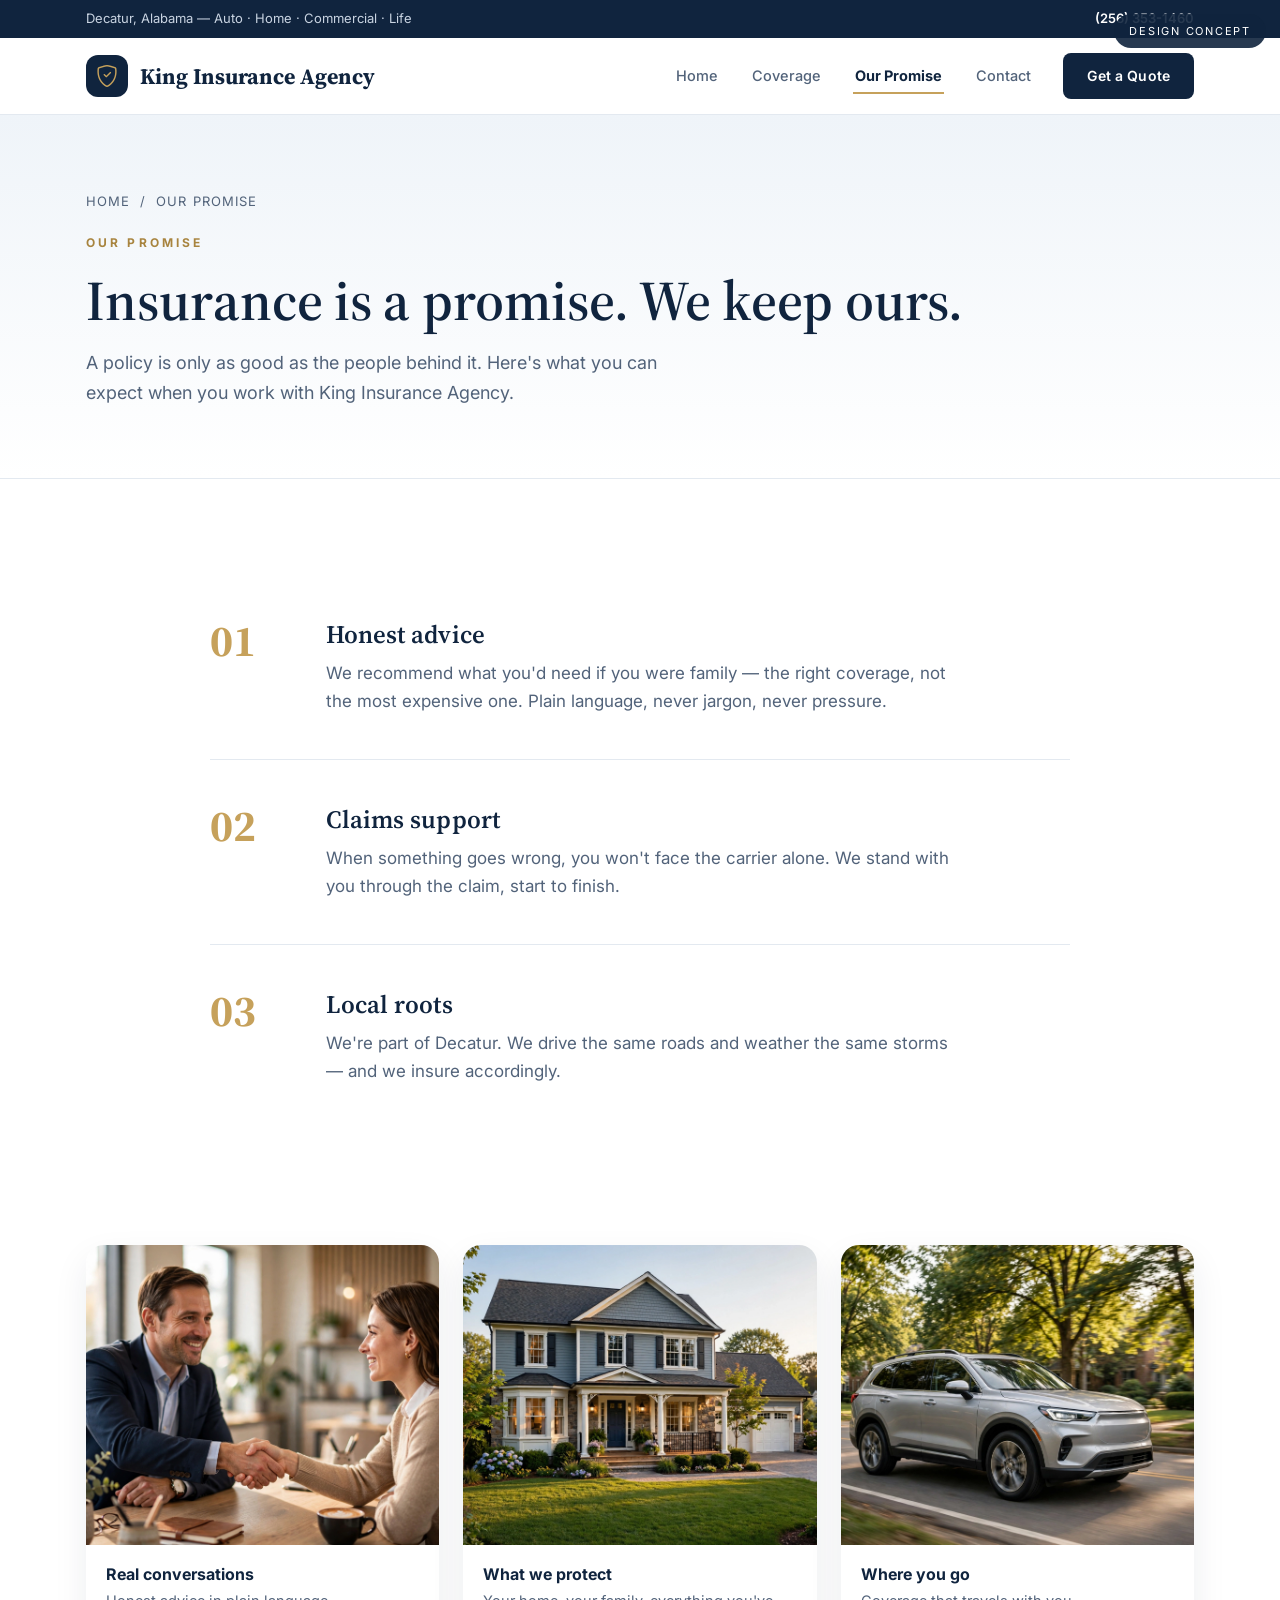
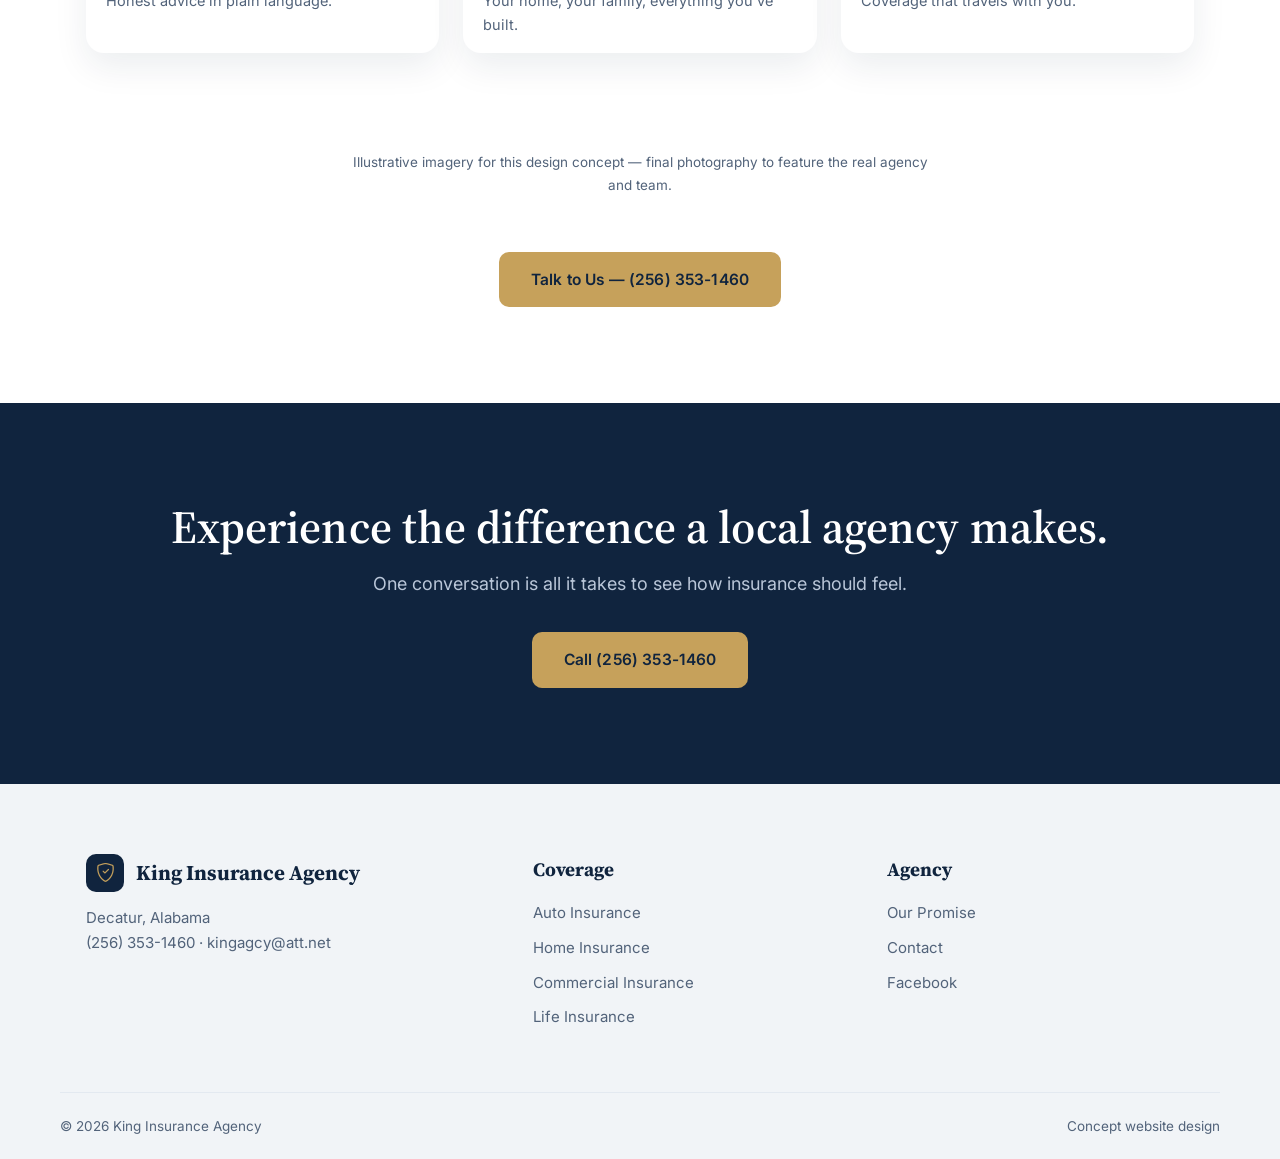
<file: promise.html>
<!DOCTYPE html>
<html lang="en">
<head>
<meta charset="UTF-8">
<meta name="viewport" content="width=device-width, initial-scale=1.0">
<title>Our Promise — King Insurance Agency, Decatur AL</title>
<meta name="description" content="The King Insurance Agency promise: honest advice, real claims support, and local roots in Decatur, Alabama.">
<link rel="preconnect" href="https://fonts.googleapis.com">
<link rel="preconnect" href="https://fonts.gstatic.com" crossorigin>
<link href="https://fonts.googleapis.com/css2?family=Source+Serif+4:opsz,wght@8..60,500;8..60,600;8..60,700&family=Inter:wght@400;500;600;700&display=swap" rel="stylesheet">
<link rel="stylesheet" href="https://cdn.jsdelivr.net/npm/bootstrap-icons@1.11.3/font/bootstrap-icons.min.css">
<link rel="stylesheet" href="styles.css">
</head>
<body>
<div class="concept">Design concept</div>

<div class="topbar">
  <div class="wrap">
    <span>Decatur, Alabama — Auto · Home · Commercial · Life</span>
    <a href="tel:+12563531460">(256) 353-1460</a>
  </div>
</div>

<header class="site">
  <div class="wrap nav">
    <a class="brand" href="index.html"><span class="mark"><i class="bi bi-shield-check"></i></span>King Insurance Agency</a>
    <nav class="nav-links">
      <a class="page" href="index.html">Home</a>
      <a class="page" href="coverage.html">Coverage</a>
      <a class="page active" href="promise.html">Our Promise</a>
      <a class="page" href="contact.html">Contact</a>
      <a class="btn small" href="tel:+12563531460">Get a Quote</a>
    </nav>
    <button class="nav-toggle" type="button" aria-label="Menu" aria-expanded="false"><i class="bi bi-list"></i></button>
  </div>
</header>

<div class="page-intro">
  <div class="wrap">
    <div class="crumbs"><a href="index.html">Home</a> &nbsp;/&nbsp; Our Promise</div>
    <span class="kicker">Our Promise</span>
    <h1>Insurance is a promise. We keep ours.</h1>
    <p class="lede">A policy is only as good as the people behind it. Here's what you can expect when you work with King Insurance Agency.</p>
  </div>
</div>

<section class="values">
  <div class="wrap">
    <div class="value-row">
      <div class="value-num">01</div>
      <div>
        <h3>Honest advice</h3>
        <p>We recommend what you'd need if you were family — the right coverage, not the most expensive one. Plain language, never jargon, never pressure.</p>
      </div>
    </div>
    <div class="value-row">
      <div class="value-num">02</div>
      <div>
        <h3>Claims support</h3>
        <p>When something goes wrong, you won't face the carrier alone. We stand with you through the claim, start to finish.</p>
      </div>
    </div>
    <div class="value-row">
      <div class="value-num">03</div>
      <div>
        <h3>Local roots</h3>
        <p>We're part of Decatur. We drive the same roads and weather the same storms — and we insure accordingly.</p>
      </div>
    </div>
  </div>
</section>

<div class="wrap">
  <div class="strip">
    <figure>
      <img src="images/consult.webp" alt="A real conversation">
      <figcaption><strong>Real conversations</strong>Honest advice in plain language.</figcaption>
    </figure>
    <figure>
      <img src="images/home.webp" alt="A protected home">
      <figcaption><strong>What we protect</strong>Your home, your family, everything you've built.</figcaption>
    </figure>
    <figure>
      <img src="images/car.webp" alt="On the road">
      <figcaption><strong>Where you go</strong>Coverage that travels with you.</figcaption>
    </figure>
  </div>
  <p class="fineprint">Illustrative imagery for this design concept — final photography to feature the real agency and team.</p>
  <div style="text-align:center;padding:56px 0 96px">
    <a class="btn gold" href="tel:+12563531460">Talk to Us — (256) 353-1460</a>
  </div>
</div>

<div class="quote-band">
  <h2>Experience the difference a local agency makes.</h2>
  <p>One conversation is all it takes to see how insurance should feel.</p>
  <a class="btn gold" href="tel:+12563531460">Call (256) 353-1460</a>
</div>

<footer class="calm">
  <div class="wrap foot-grid">
    <div>
      <div class="foot-brand"><span class="mark"><i class="bi bi-shield-check"></i></span>King Insurance Agency</div>
      <p>Decatur, Alabama<br><a href="tel:+12563531460">(256) 353-1460</a> · <a href="mailto:kingagcy@att.net">kingagcy@att.net</a></p>
    </div>
    <div>
      <h4>Coverage</h4>
      <ul>
        <li><a href="coverage.html#auto">Auto Insurance</a></li>
        <li><a href="coverage.html#home">Home Insurance</a></li>
        <li><a href="coverage.html#commercial">Commercial Insurance</a></li>
        <li><a href="coverage.html#life">Life Insurance</a></li>
      </ul>
    </div>
    <div>
      <h4>Agency</h4>
      <ul>
        <li><a href="promise.html">Our Promise</a></li>
        <li><a href="contact.html">Contact</a></li>
        <li><a href="https://www.facebook.com/pages/King-Insurance-Agency/169579069722608" target="_blank" rel="noopener">Facebook</a></li>
      </ul>
    </div>
  </div>
  <div class="wrap foot-base">
    <span>© 2026 King Insurance Agency</span>
    <span>Concept website design</span>
  </div>
</footer>
<script>
(function(){var b=document.querySelector('.nav-toggle'),n=document.querySelector('header.site .nav');if(!b||!n)return;b.addEventListener('click',function(){var o=n.classList.toggle('open');b.setAttribute('aria-expanded',o?'true':'false');});})();
</script>
</body>
</html>
</file>
<file: styles.css>
/* King Insurance Agency — "clean corporate" redesign
   Insurance lane: deep navy #10243E + slate + gold #C6A15B + white
   Source Serif 4 (display) + Inter (body). Bootstrap Icons via CDN. */
:root{
  --navy:#10243E;
  --navy-soft:#1B3554;
  --slate:#52637A;
  --slate-light:#EAF0F6;
  --bg:#F7F9FB;
  --gold:#C6A15B;
  --gold-deep:#A8843F;
  --line:#E3E9F0;
  --white:#FFFFFF;
  --shadow:0 24px 60px rgba(16,36,62,.12);
  --font-display:'Source Serif 4',Georgia,serif;
  --font-body:'Inter',system-ui,-apple-system,sans-serif;
}
*{margin:0;padding:0;box-sizing:border-box}
html{scroll-behavior:smooth}
body{font-family:var(--font-body);background:var(--white);color:var(--navy);
  font-size:16.5px;line-height:1.65;-webkit-font-smoothing:antialiased;overflow-x:hidden}
h1,h2,h3{font-family:var(--font-display);font-weight:600;line-height:1.2;letter-spacing:.002em}
a{color:inherit}
img{display:block;max-width:100%}
.wrap{max-width:1160px;margin:0 auto;padding:0 26px}

/* concept badge */
.concept{position:fixed;top:14px;right:14px;z-index:200;background:rgba(16,36,62,.9);color:#fff;
  font-size:11px;letter-spacing:.16em;text-transform:uppercase;padding:8px 15px;border-radius:999px}

/* ---------- header ---------- */
.topbar{background:var(--navy);color:#C9D4E2;font-size:13px}
.topbar .wrap{display:flex;justify-content:space-between;align-items:center;height:38px}
.topbar a{color:#fff;text-decoration:none;font-weight:600}
.topbar a:hover{color:var(--gold)}
header.site{background:var(--white);border-bottom:1px solid var(--line);position:sticky;top:0;z-index:100}
.nav{display:flex;align-items:center;justify-content:space-between;height:76px}
.brand{display:flex;align-items:center;gap:12px;text-decoration:none;font-family:var(--font-display);
  font-size:22px;font-weight:700;color:var(--navy)}
.brand .mark{width:42px;height:42px;border-radius:12px;background:var(--navy);color:var(--gold);
  display:flex;align-items:center;justify-content:center;font-size:22px}
.nav-links{display:flex;gap:30px;align-items:center}
.nav-links a.page{text-decoration:none;font-size:14.5px;font-weight:500;color:var(--slate);padding:6px 2px}
.nav-links a.page:hover{color:var(--navy)}
.nav-links a.page.active{color:var(--navy);font-weight:700;box-shadow:inset 0 -2px 0 var(--gold)}
@media(max-width:820px){.nav-links a.page{display:none}.topbar{display:none}}

/* ---------- buttons ---------- */
.btn{display:inline-block;background:var(--navy);color:#fff;text-decoration:none;font-weight:600;
  font-size:15.5px;padding:15px 32px;border-radius:10px;letter-spacing:.01em;border:none;cursor:pointer;
  transition:transform .2s,box-shadow .2s,background .2s}
.btn:hover{background:var(--navy-soft);transform:translateY(-2px);box-shadow:0 12px 26px rgba(16,36,62,.22)}
.btn.gold{background:var(--gold);color:var(--navy)}
.btn.gold:hover{background:var(--gold-deep);color:#fff}
.btn.small{padding:11px 24px;font-size:14px;border-radius:8px}
.btn.outline{background:transparent;color:var(--navy);border:2px solid var(--line)}
.btn.outline:hover{border-color:var(--navy);background:transparent;box-shadow:none}

/* ---------- type helpers ---------- */
.kicker{display:inline-block;font-size:12px;font-weight:700;letter-spacing:.26em;text-transform:uppercase;
  color:var(--gold-deep);margin-bottom:14px}
.lede{font-size:18.5px;color:var(--slate);max-width:620px}

/* ---------- light hero ---------- */
.hero-light{background:linear-gradient(180deg,#EFF4F9 0%,#FFFFFF 100%);padding:88px 0 130px;overflow:hidden}
.hero-grid{display:grid;grid-template-columns:1.05fr .95fr;gap:64px;align-items:center}
@media(max-width:900px){.hero-grid{grid-template-columns:1fr;gap:44px}.hero-light{padding:64px 0 110px}}
.hero-grid h1{font-size:clamp(40px,5vw,62px);color:var(--navy);margin-bottom:20px}
.hero-grid .lede{margin-bottom:34px}
.hero-cta{display:flex;gap:14px;flex-wrap:wrap}
.hero-photo{border-radius:26px;overflow:hidden;box-shadow:var(--shadow)}
.hero-photo img{width:100%;height:100%;object-fit:cover;aspect-ratio:4/3.6}
.hero-note{margin-top:22px;display:flex;align-items:center;gap:10px;color:var(--slate);font-size:14.5px}
.hero-note i{color:var(--gold-deep);font-size:18px}

/* floating quote card overlapping hero bottom */
.quote-float{position:relative;z-index:5;max-width:1060px;margin:-78px auto 0;background:var(--white);
  border-radius:20px;box-shadow:var(--shadow);border:1px solid var(--line);
  display:flex;align-items:center;gap:0;padding:10px 10px 10px 38px}
.qf-item{flex:1;padding:18px 26px 18px 0}
.qf-item + .qf-item{border-left:1px solid var(--line);padding-left:26px}
.qf-item .lbl{font-size:12px;font-weight:700;letter-spacing:.18em;text-transform:uppercase;color:var(--slate);margin-bottom:6px}
.qf-item .val{font-family:var(--font-display);font-size:23px;font-weight:700;color:var(--navy);text-decoration:none}
.qf-item .val:hover{color:var(--gold-deep)}
.qf-item .sub{font-size:14px;color:var(--slate)}
.qf-cta{padding:14px}
@media(max-width:900px){
  .quote-float{flex-direction:column;align-items:stretch;margin:-64px 20px 0;padding:26px}
  .qf-item + .qf-item{border-left:none;border-top:1px solid var(--line);padding-left:0;padding-top:18px}
  .qf-item{padding:6px 0 18px}
  .qf-cta{padding:6px 0 0}
  .qf-cta .btn{width:100%;text-align:center}
}

/* ---------- icon feature row (generous whitespace, no cards) ---------- */
.features{padding:110px 0 90px}
.features-head{text-align:center;max-width:640px;margin:0 auto 70px}
.features-head h2{font-size:clamp(30px,3.6vw,44px);margin-bottom:14px}
.features-head p{color:var(--slate);font-size:17.5px}
.feat-row{display:grid;grid-template-columns:repeat(5,1fr);gap:36px;text-align:center}
@media(max-width:1000px){.feat-row{grid-template-columns:repeat(3,1fr);row-gap:52px}}
@media(max-width:620px){.feat-row{grid-template-columns:repeat(2,1fr)}}
.feat .ring{width:72px;height:72px;border-radius:50%;background:var(--slate-light);margin:0 auto 20px;
  display:flex;align-items:center;justify-content:center;transition:background .25s,transform .25s}
.feat:hover .ring{background:var(--navy);transform:translateY(-4px)}
.feat .ring i{font-size:30px;color:var(--navy);transition:color .25s}
.feat:hover .ring i{color:var(--gold)}
.feat h3{font-size:20px;margin-bottom:8px}
.feat p{font-size:14.5px;color:var(--slate)}

/* ---------- alternating text/image bands ---------- */
.bands{padding:40px 0 110px}
.band{display:grid;grid-template-columns:1fr 1fr;gap:72px;align-items:center;padding:56px 0}
.band + .band{border-top:1px solid var(--line)}
.band.flip .band-img{order:2}
@media(max-width:900px){.band{grid-template-columns:1fr;gap:34px;padding:44px 0}.band.flip .band-img{order:0}}
.band-img{border-radius:22px;overflow:hidden;box-shadow:0 18px 44px rgba(16,36,62,.10)}
.band-img img{width:100%;height:100%;object-fit:cover;aspect-ratio:4/3}
.band-txt h2{font-size:clamp(28px,3.2vw,38px);margin:12px 0 16px}
.band-txt p{color:var(--slate);font-size:17px;margin-bottom:18px;max-width:480px}
.checks{list-style:none;margin:0 0 28px}
.checks li{display:flex;gap:12px;align-items:flex-start;padding:9px 0;font-size:16px}
.checks i{color:var(--gold-deep);font-size:18px;margin-top:3px}
.band-txt .btn{margin-top:4px}

/* ---------- FAQ band ---------- */
.faq{background:var(--bg);padding:100px 0}
.faq-head{max-width:640px;margin:0 auto 54px;text-align:center}
.faq-head h2{font-size:clamp(30px,3.6vw,44px);margin-bottom:14px}
.faq-head p{color:var(--slate);font-size:17.5px}
.faq-list{max-width:780px;margin:0 auto}
.faq-list details{background:var(--white);border:1px solid var(--line);border-radius:14px;
  margin-bottom:14px;overflow:hidden;transition:box-shadow .2s}
.faq-list details[open]{box-shadow:0 10px 28px rgba(16,36,62,.08)}
.faq-list summary{cursor:pointer;list-style:none;display:flex;justify-content:space-between;align-items:center;
  gap:18px;padding:22px 26px;font-family:var(--font-display);font-size:19px;font-weight:600;color:var(--navy)}
.faq-list summary::-webkit-details-marker{display:none}
.faq-list summary .pm{flex:none;width:32px;height:32px;border-radius:50%;background:var(--slate-light);
  display:flex;align-items:center;justify-content:center;font-size:16px;color:var(--navy);transition:transform .25s,background .25s}
.faq-list details[open] summary .pm{transform:rotate(45deg);background:var(--gold);color:var(--white)}
.faq-list .answer{padding:0 26px 24px;color:var(--slate);font-size:16px;max-width:660px}

/* ---------- solid quote band ---------- */
.quote-band{background:var(--navy);color:#fff;text-align:center;padding:96px 26px}
.quote-band h2{font-size:clamp(30px,4vw,46px);margin-bottom:14px}
.quote-band p{color:#B9C6D8;font-size:18px;margin-bottom:34px}
.quote-band .fine{margin-top:22px;font-size:13.5px;color:#8FA0B8}

/* ---------- calm footer ---------- */
footer.calm{background:#F1F4F7;color:var(--slate);padding:70px 0 0;font-size:15px}
.foot-grid{display:grid;grid-template-columns:1.3fr 1fr 1fr;gap:48px;padding-bottom:52px}
@media(max-width:820px){.foot-grid{grid-template-columns:1fr;gap:36px}}
.foot-grid h4{font-family:var(--font-display);font-size:19px;color:var(--navy);margin-bottom:16px}
.foot-grid ul{list-style:none}
.foot-grid ul li{margin-bottom:10px}
.foot-grid a{color:var(--slate);text-decoration:none}
.foot-grid a:hover{color:var(--navy);text-decoration:underline}
.foot-brand{display:flex;align-items:center;gap:12px;font-family:var(--font-display);font-size:21px;
  font-weight:700;color:var(--navy);margin-bottom:14px}
.foot-brand .mark{width:38px;height:38px;border-radius:10px;background:var(--navy);color:var(--gold);
  display:flex;align-items:center;justify-content:center;font-size:19px}
.foot-base{border-top:1px solid var(--line);padding:22px 0;display:flex;justify-content:space-between;
  gap:14px;flex-wrap:wrap;font-size:13.5px}

/* ---------- inner page intro (light, no dark hero) ---------- */
.page-intro{background:linear-gradient(180deg,#EFF4F9,#fff);padding:76px 0 70px;border-bottom:1px solid var(--line)}
.page-intro h1{font-size:clamp(36px,4.6vw,56px);margin-bottom:14px}
.page-intro .lede{font-size:18px}
.crumbs{font-size:13px;letter-spacing:.08em;text-transform:uppercase;color:var(--slate);margin-bottom:16px}
.crumbs a{text-decoration:none}
.crumbs a:hover{color:var(--navy)}

/* ---------- numbered values (promise page) ---------- */
.values{padding:96px 0}
.value-row{display:grid;grid-template-columns:88px 1fr;gap:28px;padding:44px 0;max-width:860px;margin:0 auto}
.value-row + .value-row{border-top:1px solid var(--line)}
.value-num{font-family:var(--font-display);font-size:44px;font-weight:700;color:var(--gold);line-height:1}
.value-row h3{font-size:25px;margin-bottom:10px}
.value-row p{color:var(--slate);font-size:17px;max-width:640px}

/* ---------- image strip (promise page) ---------- */
.strip{display:grid;grid-template-columns:repeat(3,1fr);gap:24px;padding:20px 0 90px}
@media(max-width:820px){.strip{grid-template-columns:1fr}}
.strip figure{border-radius:18px;overflow:hidden;box-shadow:0 14px 34px rgba(16,36,62,.08);background:var(--white)}
.strip img{width:100%;height:300px;object-fit:cover}
.strip figcaption{padding:16px 20px;font-size:14.5px;color:var(--slate)}
.strip figcaption strong{display:block;color:var(--navy);font-size:16px;margin-bottom:2px}
.fineprint{text-align:center;color:var(--slate);font-size:13.5px;max-width:600px;margin:8px auto 0}

/* ---------- contact layout ---------- */
.contact-grid{display:grid;grid-template-columns:1.1fr .9fr;gap:56px;padding:90px 0;align-items:start}
@media(max-width:900px){.contact-grid{grid-template-columns:1fr}}
.contact-grid h2{font-size:clamp(28px,3.4vw,40px);margin-bottom:18px}
.method{display:flex;gap:20px;padding:26px 0;border-bottom:1px solid var(--line);align-items:flex-start}
.method:last-child{border:none}
.method .ring{flex:none;width:58px;height:58px;border-radius:16px;background:var(--slate-light);
  display:flex;align-items:center;justify-content:center}
.method .ring i{font-size:24px;color:var(--navy)}
.method h3{font-size:20px;margin-bottom:4px}
.method p{color:var(--slate);font-size:15.5px}
.method a.strong{font-weight:700;color:var(--navy);text-decoration:none;font-size:18px}
.method a.strong:hover{color:var(--gold-deep)}
.side-card{background:var(--navy);color:#fff;border-radius:22px;padding:44px 40px;box-shadow:var(--shadow)}
.side-card h3{font-size:26px;margin-bottom:8px}
.side-card p{color:#B9C6D8;font-size:16px;margin-bottom:26px}
.side-card .hours div{display:flex;justify-content:space-between;padding:10px 0;
  border-bottom:1px solid rgba(255,255,255,.14);font-size:15.5px}
.side-card .hours div:last-child{border:none}
.side-card .btn.gold{width:100%;text-align:center;margin-top:28px}

/* ---------- mobile hamburger nav (clean corporate panel) ---------- */
/* Hidden on desktop — only appears at or below 768px. Tapping toggles
   .open on the .wrap.nav container (see inline script before </body>). */
.nav-toggle{display:none;border:1px solid var(--line);background:var(--white);color:var(--navy);
  width:44px;height:44px;border-radius:10px;cursor:pointer;flex:none;
  align-items:center;justify-content:center;font-size:26px;line-height:1;padding:0}
.nav-toggle:hover{border-color:var(--navy)}
.nav-toggle:focus-visible{outline:2px solid var(--gold);outline-offset:2px}

@media(max-width:768px){
  /* hide the horizontal link row, show the hamburger */
  .nav-toggle{display:inline-flex}
  .nav-links{display:none}
  /* dropdown panel when .open is toggled */
  .nav.open{position:relative}
  .nav.open .nav-links{display:flex;flex-direction:column;align-items:stretch;gap:0;
    position:absolute;top:calc(100% + 1px);left:0;right:0;background:var(--white);
    border-top:1px solid var(--line);border-bottom:1px solid var(--line);
    box-shadow:0 34px 54px rgba(16,36,62,.18);padding:8px 24px 20px;z-index:150}
  .nav.open .nav-links a.page{display:block;padding:14px 4px;min-height:48px;font-size:16px;
    color:var(--navy);border-bottom:1px solid var(--line)}
  .nav.open .nav-links a.page:hover{color:var(--gold-deep)}
  .nav.open .nav-links a.page.active{box-shadow:inset 3px 0 0 var(--gold);font-weight:700}
  .nav.open .nav-links .btn.small{margin-top:16px;min-height:48px;width:100%;
    display:inline-flex;align-items:center;justify-content:center;font-size:15.5px}
}

/* ---------- small-screen hardening (<=768px only) ---------- */
@media(max-width:768px){
  .hero-grid h1{font-size:clamp(34px,9vw,44px)}
  .kicker{letter-spacing:.18em;font-size:11px}
  .page-intro h1{font-size:clamp(32px,8.5vw,44px)}
  .page-intro{padding:60px 0 54px}
  .features{padding:70px 0 56px}
  .features-head{margin-bottom:44px}
  .bands{padding:20px 0 70px}
  .faq{padding:70px 0}
  .values{padding:64px 0}
  .strip{padding:10px 0 60px}
  .strip img{height:260px}
  .contact-grid{padding:60px 0}
  /* keep the fixed concept badge off the hamburger */
  .concept{top:auto;bottom:14px;right:14px}
  /* full-width stacked hero CTAs = generous tap targets, no squeeze */
  .hero-cta .btn{flex:1 1 100%;text-align:center;min-height:52px;
    display:inline-flex;align-items:center;justify-content:center}
  .side-card{padding:36px 28px}
  .quote-band{padding:72px 22px}
}

/* ---------- homepage enrichment: highlights strip ---------- */
.highlights{padding:64px 0 6px}
.hl-grid{display:grid;grid-template-columns:repeat(4,1fr);gap:22px}
@media(max-width:900px){.hl-grid{grid-template-columns:repeat(2,1fr)}}
@media(max-width:520px){.hl-grid{grid-template-columns:1fr}}
.hl{display:flex;gap:16px;align-items:flex-start;background:var(--bg);border:1px solid var(--line);border-radius:16px;padding:22px}
.hl .ring{flex:none;width:50px;height:50px;border-radius:50%;background:var(--white);border:1px solid var(--line);display:flex;align-items:center;justify-content:center}
.hl .ring i{font-size:22px;color:var(--gold-deep)}
.hl b{display:block;font-family:var(--font-display);font-size:17.5px;color:var(--navy);margin-bottom:3px}
.hl span{font-size:14px;color:var(--slate);line-height:1.5;display:block}

/* Diversification: coverage grid + independent + claims (replaces long bands/highlights/strip) */
.coverage-grid-sec{padding:90px 0 30px}
.cov-grid{display:grid;grid-template-columns:1fr 1fr;gap:26px}
@media(max-width:820px){.cov-grid{grid-template-columns:1fr}}
.cov-card{background:var(--white);border:1px solid var(--line);border-radius:20px;overflow:hidden;box-shadow:0 14px 34px rgba(16,36,62,.07)}
.cov-card img{width:100%;height:auto;aspect-ratio:3/2;object-fit:cover}
.cov-bd{padding:26px}
.cov-bd h3{font-size:22px;margin-bottom:8px}
.cov-bd h3 i{color:var(--gold-deep);margin-right:8px}
.cov-bd p{color:var(--slate);font-size:15.5px;margin-bottom:18px}
.independent-sec{padding:20px 0 10px;background:var(--bg)}
.claims-sec{padding:80px 0 90px}
.claims-grid{display:grid;grid-template-columns:repeat(3,1fr);gap:22px;max-width:1060px;margin:0 auto}
@media(max-width:820px){.claims-grid{grid-template-columns:1fr}}
.claim-step{background:var(--navy);color:#fff;border-radius:18px;padding:30px 26px}
.claim-num{width:44px;height:44px;border-radius:50%;background:var(--gold);color:var(--navy);display:flex;align-items:center;justify-content:center;font-family:var(--font-display);font-weight:700;font-size:20px;margin-bottom:16px}
.claim-step h3{font-size:20px;margin-bottom:8px;color:#fff}
.claim-step p{color:#B9C6D8;font-size:15px}
.claim-step a{color:var(--gold);font-weight:600}
</file>
